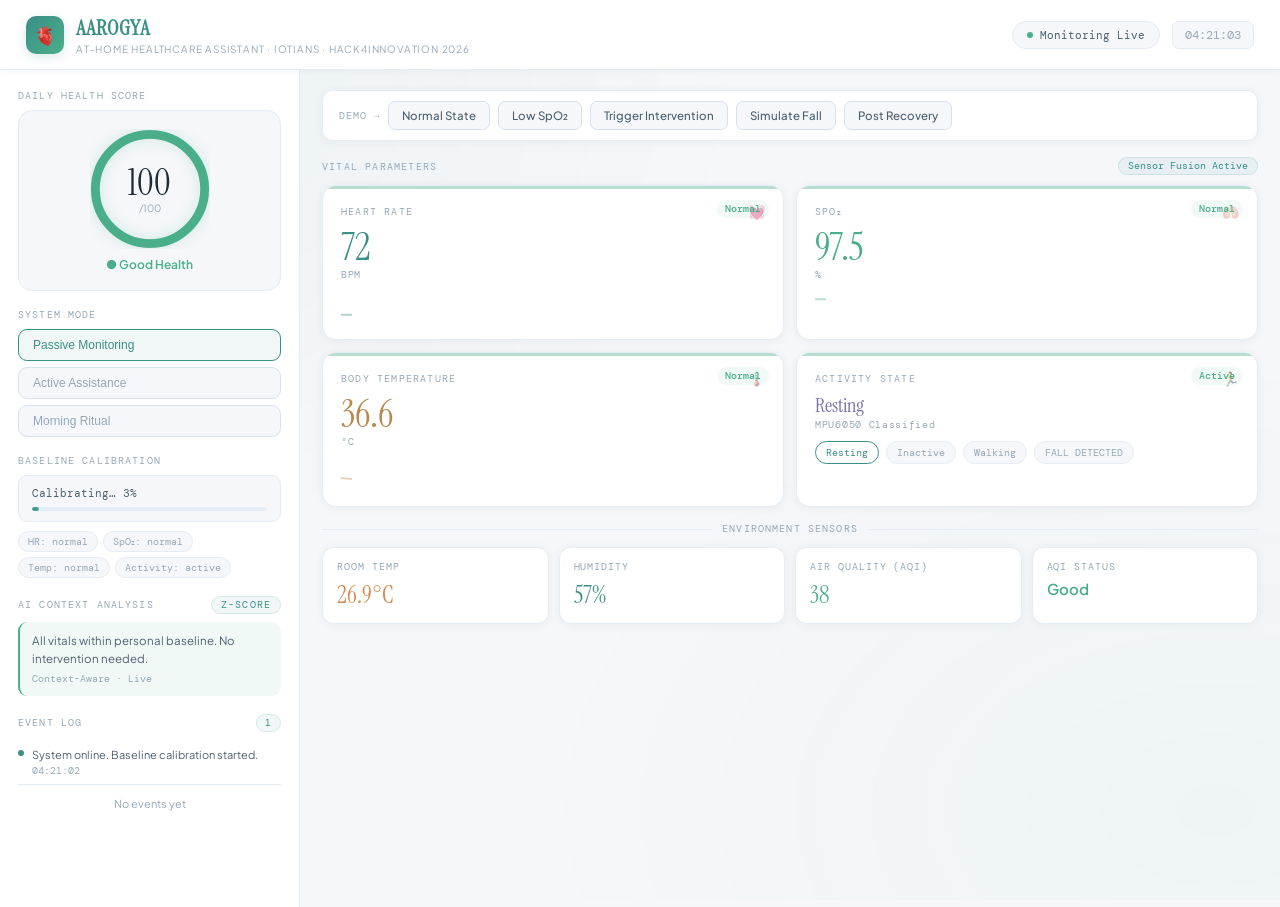
<file: index.html>
<!DOCTYPE html>
<html lang="en">
<head>
<meta charset="UTF-8">
<meta name="viewport" content="width=device-width, initial-scale=1.0">
<title>AAROGYA — Healthcare Assistant</title>
<link href="https://fonts.googleapis.com/css2?family=Instrument+Serif:ital@0;1&family=Plus+Jakarta+Sans:wght@300;400;500;600&family=DM+Mono:wght@400;500&display=swap" rel="stylesheet">
<link rel="stylesheet" href="style.css">
</head>
<body>

<div class="fover" id="fOver"></div>
<div class="fbanner" id="fBanner">⚠ Fall Detected — Emergency Alert Sent</div>

<div class="layout">

  <!-- TOP BAR -->
  <div class="topbar">
    <div class="brand">
      <div class="brand-icon">🫀</div>
      <div>
        <h1>AAROGYA</h1>
        <p>At-Home Healthcare Assistant · IoTians · Hack4Innovation 2026</p>
      </div>
    </div>
    <div class="topbar-right">
      <div class="pill"><div class="dot"></div>Monitoring Live</div>
      <div class="clk" id="clk">--:--:--</div>
    </div>
  </div>

  <!-- LEFT PANEL -->
  <div class="left-panel">

    <!-- Health Score -->
    <div>
      <div class="section-label">Daily Health Score</div>
      <div class="score-wrap">
        <div class="score-ring">
          <svg viewBox="0 0 110 110" width="120" height="120">
            <circle class="r-track" cx="55" cy="55" r="50"/>
            <circle class="r-fill" id="rFill" cx="55" cy="55" r="50"/>
          </svg>
          <div class="score-center">
            <span class="score-num" id="hScore">--</span>
            <span class="score-sub">/100</span>
          </div>
        </div>
        <div class="score-label2" id="sStatus">Calculating…</div>
      </div>
    </div>

    <!-- System Mode -->
    <div>
      <div class="section-label">System Mode</div>
      <div class="mode-chips">
        <button class="mchip active" id="mp">Passive Monitoring</button>
        <button class="mchip" id="ma">Active Assistance</button>
        <button class="mchip" id="mr">Morning Ritual</button>
      </div>
    </div>

    <!-- Baseline -->
    <div>
      <div class="section-label">Baseline Calibration</div>
      <div class="bl-row">
        <div class="bl-label" id="blLbl">Building baseline…</div>
        <div class="bl-bar"><div class="bl-fill" id="blFill" style="width:0%"></div></div>
      </div>
      <div class="z-chips" style="margin-top:9px;">
        <div class="zchip" id="cHR">HR: normal</div>
        <div class="zchip" id="cSP">SpO₂: normal</div>
        <div class="zchip" id="cTM">Temp: normal</div>
        <div class="zchip" id="cAC">Activity: active</div>
      </div>
    </div>

    <!-- AI Analysis -->
    <div>
      <div class="section-label" style="display:flex;align-items:center;justify-content:space-between;">
        AI Context Analysis
        <span class="ai-pill">Z-Score</span>
      </div>
      <div id="aiBox">
        <div class="insight g">All vitals within personal baseline. No intervention needed.<small>Context-Aware · Live</small></div>
      </div>
    </div>

    <!-- Event Log -->
    <div>
      <div class="section-label" style="display:flex;align-items:center;justify-content:space-between;">
        Event Log <span id="aCnt" style="font-size:9.5px;background:var(--pri-lt);color:var(--primary);border:1px solid var(--pri-md);padding:2px 8px;border-radius:20px;font-family:'DM Mono',monospace;">0</span>
      </div>
      <div class="alog" id="aLog">
        <div style="color:var(--muted);font-size:11px;padding:12px 0;text-align:center;">No events yet</div>
      </div>
    </div>

  </div>

  <!-- RIGHT PANEL -->
  <div class="right-panel">

    <!-- Demo Controls -->
    <div class="demo-bar">
      <span class="dlabel">Demo →</span>
      <button class="dbtn" onclick="setScene('normal')">Normal State</button>
      <button class="dbtn a" onclick="setScene('borderline')">Low SpO₂</button>
      <button class="dbtn a" onclick="setScene('intervention')">Trigger Intervention</button>
      <button class="dbtn r" onclick="setScene('fall')">Simulate Fall</button>
      <button class="dbtn" onclick="setScene('recovery')">Post Recovery</button>
    </div>

    <!-- Intervention Banner -->
    <div class="intv" id="intvB">
      <div class="bRing">🌬️</div>
      <div class="intv-txt">
        <h3>Active Assistance — Guided Breathing</h3>
        <p>SpO₂ borderline at 94%. 5-cycle deep breathing initiated before caregiver alert. Rechecking in 2 min.</p>
      </div>
      <button class="intv-close" onclick="document.getElementById('intvB').classList.remove('show')">Dismiss</button>
    </div>

    <!-- Vitals -->
    <div>
      <div class="section-head" style="margin-bottom:10px;">
        <span class="section-head-label">Vital Parameters</span>
        <span class="ai-pill">Sensor Fusion Active</span>
      </div>
      <div class="vitals-grid">

        <div class="vcard normal" id="cHr">
          <div class="vhead"><span class="vname">Heart Rate</span><span class="vicon">💓</span></div>
          <div class="vval" id="vHr" style="color:var(--primary)">--</div>
          <div class="vunit">BPM</div>
          <div class="vtag tn" id="tHr">Normal</div>
          <div class="chart"><svg viewBox="0 0 200 30" preserveAspectRatio="none"><path id="pHr" fill="none" stroke="var(--primary)" stroke-width="1.8" opacity="0.4"/></svg></div>
        </div>

        <div class="vcard normal" id="cSp">
          <div class="vhead"><span class="vname">SpO₂</span><span class="vicon">🫁</span></div>
          <div class="vval" id="vSp" style="color:var(--green)">--</div>
          <div class="vunit">%</div>
          <div class="vtag tn" id="tSp">Normal</div>
          <div class="chart"><svg viewBox="0 0 200 30" preserveAspectRatio="none"><path id="pSp" fill="none" stroke="var(--green)" stroke-width="1.8" opacity="0.4"/></svg></div>
        </div>

        <div class="vcard normal" id="cTp">
          <div class="vhead"><span class="vname">Body Temperature</span><span class="vicon">🌡️</span></div>
          <div class="vval" id="vTp" style="color:var(--amber)">--</div>
          <div class="vunit">°C</div>
          <div class="vtag tn" id="tTp">Normal</div>
          <div class="chart"><svg viewBox="0 0 200 30" preserveAspectRatio="none"><path id="pTp" fill="none" stroke="var(--amber)" stroke-width="1.8" opacity="0.4"/></svg></div>
        </div>

        <!-- Activity -->
        <div class="act-card vcard normal" id="cAct">
          <div class="vhead"><span class="vname">Activity State</span><span class="vicon">🏃</span></div>
          <div class="vval" id="vAct" style="color:#7870B0; font-size:20px; margin-top:4px;">--</div>
          <div class="vunit" style="margin-top:3px;">MPU6050 Classified</div>
          <div class="vtag tn" id="tAct">Active</div>
          <div class="act-states" id="actDots"></div>
        </div>

      </div>
    </div>

    <!-- Environment -->
    <div>
      <div class="divider" style="margin-bottom:12px;">Environment Sensors</div>
      <div class="env-grid">
        <div class="ecard">
          <div class="elbl">Room Temp</div>
          <div class="eval" id="eTemp" style="color:var(--amber)">--°C</div>
        </div>
        <div class="ecard">
          <div class="elbl">Humidity</div>
          <div class="eval" id="eHum" style="color:var(--primary)">--%</div>
        </div>
        <div class="ecard">
          <div class="elbl">Air Quality (AQI)</div>
          <div class="eval" id="eAir" style="color:var(--green)">--</div>
        </div>
        <div class="ecard">
          <div class="elbl">AQI Status</div>
          <div class="eval" id="eAqi" style="font-size:15px;margin-top:4px;font-family:'Plus Jakarta Sans';font-weight:600;color:var(--green)">--</div>
        </div>
      </div>
    </div>

  </div><!-- end right-panel -->

</div><!-- end layout -->

<script src="script.js"></script>
</body>
</html>
</file>
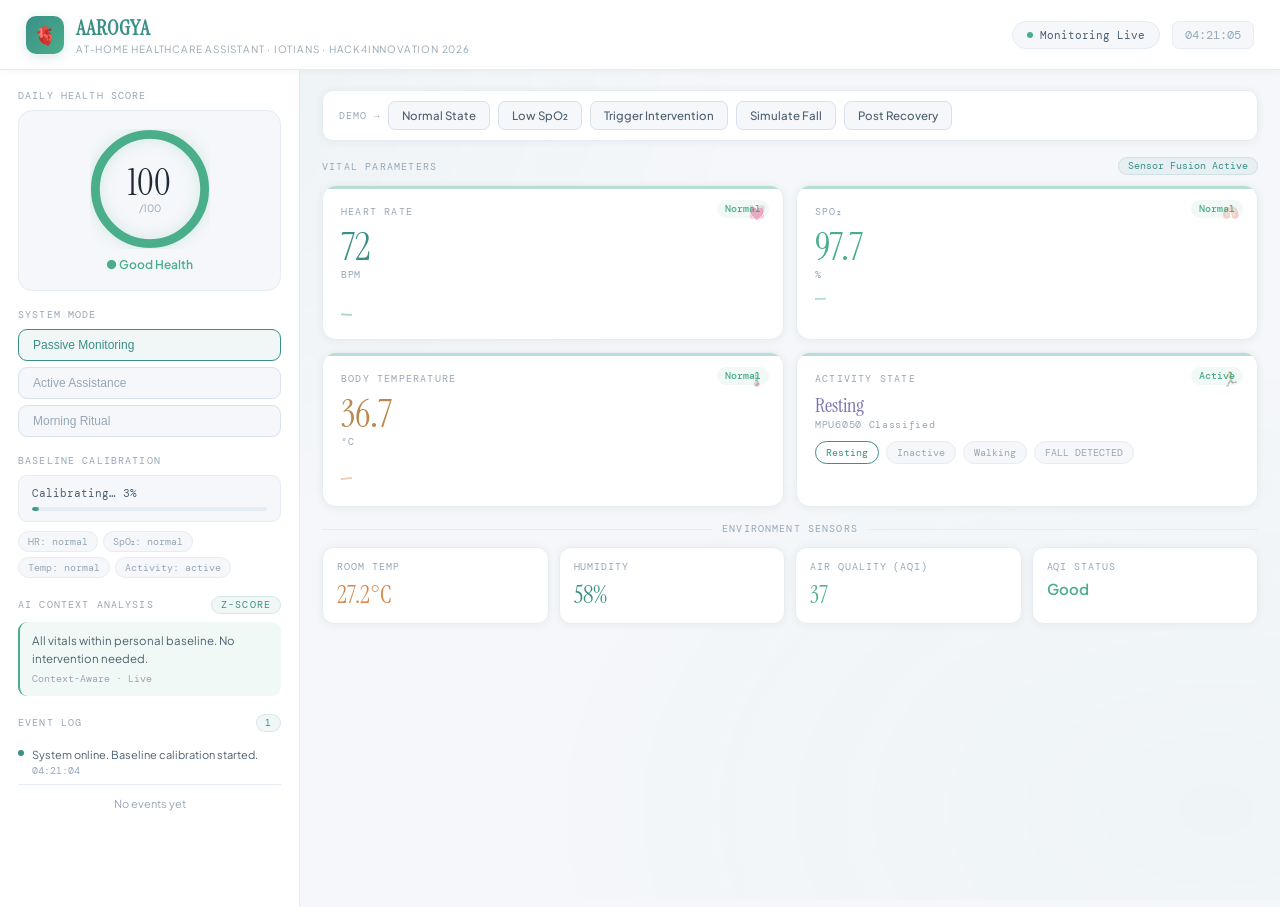
<file: aarogya_v3.html>
<!DOCTYPE html>
<html lang="en">
<head>
<meta charset="UTF-8">
<meta name="viewport" content="width=device-width, initial-scale=1.0">
<title>AAROGYA — Healthcare Assistant</title>
<link href="https://fonts.googleapis.com/css2?family=Instrument+Serif:ital@0;1&family=Plus+Jakarta+Sans:wght@300;400;500;600&family=DM+Mono:wght@400;500&display=swap" rel="stylesheet">
<style>
  :root {
    --bg:       #F5F7FA;
    --surface:  #FFFFFF;
    --border:   #E6ECF3;
    --border2:  #D8E2EE;
    --primary:  #3A8F87;
    --pri-lt:   rgba(58,143,135,0.07);
    --pri-md:   rgba(58,143,135,0.15);
    --green:    #4BAE8A;
    --grn-lt:   rgba(75,174,138,0.08);
    --amber:    #D4874A;
    --amb-lt:   rgba(212,135,74,0.08);
    --red:      #C95F4A;
    --red-lt:   rgba(201,95,74,0.08);
    --text:     #1C2B37;
    --text2:    #4D6070;
    --muted:    #96A8B8;
    --sh:       0 1px 10px rgba(28,43,55,0.06);
    --sh2:      0 4px 22px rgba(28,43,55,0.09);
  }

  * { margin:0; padding:0; box-sizing:border-box; }

  body {
    background: var(--bg);
    color: var(--text);
    font-family: 'Plus Jakarta Sans', sans-serif;
    min-height: 100vh;
    font-size: 13px;
  }

  /* subtle bg texture */
  body::before {
    content:''; position:fixed; inset:0; pointer-events:none;
    background:
      radial-gradient(ellipse at 5% 10%, rgba(58,143,135,0.045) 0%, transparent 40%),
      radial-gradient(ellipse at 95% 90%, rgba(75,174,138,0.035) 0%, transparent 40%);
  }

  /* ── LAYOUT: fixed left sidebar + scrollable right ── */
  .layout {
    display: grid;
    grid-template-columns: 300px 1fr;
    grid-template-rows: auto 1fr;
    min-height: 100vh;
    position: relative;
  }

  /* HEADER spans full width */
  .topbar {
    grid-column: 1 / -1;
    background: var(--surface);
    border-bottom: 1px solid var(--border);
    padding: 14px 26px;
    display: flex;
    align-items: center;
    justify-content: space-between;
    box-shadow: 0 1px 8px rgba(28,43,55,0.05);
    position: sticky; top: 0; z-index: 50;
  }

  .brand { display:flex; align-items:center; gap:12px; }

  .brand-icon {
    width:38px; height:38px;
    background: linear-gradient(135deg, var(--primary) 0%, var(--green) 100%);
    border-radius:10px;
    display:flex; align-items:center; justify-content:center;
    font-size:18px;
    box-shadow: 0 3px 12px rgba(58,143,135,0.2);
  }

  .brand h1 {
    font-family:'Instrument Serif', serif;
    font-size:21px; color:var(--primary); letter-spacing:0.03em;
  }

  .brand p { font-size:10px; color:var(--muted); letter-spacing:0.08em; text-transform:uppercase; margin-top:1px; }

  .topbar-right { display:flex; align-items:center; gap:12px; }

  .pill {
    display:flex; align-items:center; gap:7px;
    background:var(--bg); border:1px solid var(--border);
    border-radius:20px; padding:6px 14px;
    font-size:11px; font-family:'DM Mono',monospace; color:var(--text2);
  }

  .dot {
    width:6px; height:6px; border-radius:50%;
    background:var(--green);
    animation:glow 2.5s infinite;
  }

  @keyframes glow {
    0%,100%{ box-shadow:0 0 0 0 rgba(75,174,138,0.5); }
    50%{ box-shadow:0 0 0 4px rgba(75,174,138,0); }
  }

  .clk {
    font-family:'DM Mono',monospace; font-size:12px; color:var(--muted);
    background:var(--bg); border:1px solid var(--border);
    padding:5px 12px; border-radius:7px;
  }

  /* ── LEFT PANEL ── */
  .left-panel {
    background: var(--surface);
    border-right: 1px solid var(--border);
    padding: 20px 18px;
    display: flex;
    flex-direction: column;
    gap: 18px;
    overflow-y: auto;
    height: calc(100vh - 63px);
    position: sticky;
    top: 63px;
  }

  .section-label {
    font-size:9.5px; text-transform:uppercase;
    letter-spacing:0.12em; color:var(--muted);
    font-family:'DM Mono',monospace;
    margin-bottom:8px;
  }

  /* Health Score */
  .score-wrap {
    display:flex; flex-direction:column; align-items:center; gap:8px;
    padding:18px 12px;
    background:var(--bg); border-radius:14px;
    border:1px solid var(--border);
  }

  .score-ring { position:relative; width:120px; height:120px; }
  .score-ring svg { transform:rotate(-90deg); }
  .r-track { fill:none; stroke:var(--border); stroke-width:8; }
  .r-fill {
    fill:none; stroke:var(--green); stroke-width:8;
    stroke-linecap:round; stroke-dasharray:314; stroke-dashoffset:78;
    transition:stroke-dashoffset 0.9s ease, stroke 0.4s ease;
    filter:drop-shadow(0 0 6px rgba(75,174,138,0.25));
  }
  .score-center {
    position:absolute; inset:0;
    display:flex; flex-direction:column; align-items:center; justify-content:center;
  }
  .score-num { font-family:'Instrument Serif',serif; font-size:36px; color:var(--text); line-height:1; }
  .score-sub { font-size:10px; color:var(--muted); margin-top:1px; }
  .score-label2 { font-size:12px; font-weight:600; color:var(--green); }

  /* Mode */
  .mode-chips { display:flex; flex-direction:column; gap:6px; }

  .mchip {
    padding:8px 14px; border-radius:9px; font-size:12px; font-weight:500;
    border:1px solid var(--border2); background:var(--bg);
    color:var(--muted); cursor:pointer; transition:all 0.3s ease;
    text-align:left;
  }
  .mchip.active { background:var(--pri-lt); border-color:var(--primary); color:var(--primary); }

  /* Baseline */
  .bl-row {
    background:var(--bg); border:1px solid var(--border);
    border-radius:9px; padding:10px 13px;
    display:flex; flex-direction:column; gap:7px;
  }
  .bl-label { font-size:11px; color:var(--text2); font-family:'DM Mono',monospace; }
  .bl-bar { height:4px; background:var(--border); border-radius:2px; overflow:hidden; }
  .bl-fill { height:100%; background:linear-gradient(90deg,var(--primary),var(--green)); border-radius:2px; transition:width 0.5s ease; }

  /* Z chips */
  .z-chips { display:flex; flex-wrap:wrap; gap:5px; }

  .zchip {
    font-size:10px; font-family:'DM Mono',monospace;
    padding:3px 9px; border-radius:20px;
    border:1px solid var(--border); background:var(--bg);
    color:var(--muted); transition:all 0.4s;
  }
  .zchip.flagged { background:var(--amb-lt); border-color:var(--amber); color:var(--amber); }

  /* AI Insights */
  .insight {
    padding:10px 12px; background:var(--bg); border-radius:9px;
    border-left:2.5px solid var(--primary);
    font-size:11.5px; line-height:1.55; color:var(--text2);
    transition:border-color 0.4s;
  }
  .insight.g { border-left-color:var(--green); background:var(--grn-lt); }
  .insight.w { border-left-color:var(--amber); background:var(--amb-lt); }
  .insight.d { border-left-color:var(--red); background:var(--red-lt); }
  .insight small { display:block; font-size:9.5px; color:var(--muted); margin-top:4px; font-family:'DM Mono',monospace; }

  /* Alert Log */
  .alog { max-height:150px; overflow-y:auto; }
  .alog::-webkit-scrollbar { width:2px; }
  .alog::-webkit-scrollbar-thumb { background:var(--border2); border-radius:2px; }

  .aitem { display:flex; gap:8px; padding:7px 0; border-bottom:1px solid var(--border); animation:aIn 0.3s ease; }
  @keyframes aIn { from{opacity:0;transform:translateX(-4px)} to{opacity:1;transform:translateX(0)} }
  .adot { width:6px; height:6px; border-radius:50%; margin-top:3px; flex-shrink:0; }
  .adot.info { background:var(--primary); }
  .adot.warn { background:var(--amber); }
  .adot.emergency { background:var(--red); animation:glow 1s infinite; }
  .adot.ok { background:var(--green); }
  .atext { font-size:11px; line-height:1.4; color:var(--text2); }
  .atime { font-size:9.5px; color:var(--muted); font-family:'DM Mono',monospace; margin-top:2px; }

  /* ── RIGHT PANEL ── */
  .right-panel {
    padding: 20px 22px;
    overflow-y: auto;
    display: flex;
    flex-direction: column;
    gap: 16px;
  }

  /* Demo bar */
  .demo-bar {
    background:var(--surface); border:1px solid var(--border);
    border-radius:11px; padding:10px 16px;
    display:flex; align-items:center; gap:8px; flex-wrap:wrap;
    box-shadow:var(--sh);
  }
  .dlabel { font-size:9.5px; color:var(--muted); text-transform:uppercase; letter-spacing:0.1em; font-family:'DM Mono',monospace; }
  .dbtn {
    padding:6px 13px; border-radius:7px; font-size:11.5px; font-weight:500;
    border:1px solid var(--border2); background:var(--bg); color:var(--text2);
    cursor:pointer; font-family:'Plus Jakarta Sans',sans-serif;
    transition:all 0.25s ease;
  }
  .dbtn:hover { background:var(--pri-lt); border-color:var(--primary); color:var(--primary); transform:translateY(-1px); }
  .dbtn.r:hover { background:var(--red-lt); border-color:var(--red); color:var(--red); }
  .dbtn.a:hover { background:var(--amb-lt); border-color:var(--amber); color:var(--amber); }

  /* Intervention banner */
  .intv {
    display:none;
    background:linear-gradient(135deg,rgba(58,143,135,0.055),rgba(75,174,138,0.04));
    border:1px solid rgba(58,143,135,0.2);
    border-radius:12px; padding:13px 18px;
    align-items:center; gap:14px;
    animation:bIn 0.4s ease;
    box-shadow:0 2px 14px rgba(58,143,135,0.07);
  }
  .intv.show { display:flex; }
  @keyframes bIn { from{opacity:0;transform:translateY(-6px)} to{opacity:1;transform:translateY(0)} }

  .bRing {
    width:40px; height:40px; border-radius:50%;
    border:2px solid var(--primary); flex-shrink:0;
    display:flex; align-items:center; justify-content:center; font-size:16px;
    animation:bR 4s infinite ease-in-out;
  }
  @keyframes bR {
    0%,100%{ transform:scale(0.9); box-shadow:0 0 0 0 rgba(58,143,135,0.25); }
    50%{ transform:scale(1.08); box-shadow:0 0 0 7px rgba(58,143,135,0); }
  }
  .intv-txt h3 { font-size:13px; font-weight:600; color:var(--primary); margin-bottom:3px; }
  .intv-txt p { font-size:11.5px; color:var(--text2); line-height:1.5; }
  .intv-close {
    margin-left:auto; background:none; border:1px solid var(--border2);
    color:var(--muted); padding:5px 12px; border-radius:7px;
    font-size:11px; cursor:pointer; font-family:'DM Mono',monospace;
    transition:all 0.2s;
  }
  .intv-close:hover { border-color:var(--primary); color:var(--primary); }

  /* VITALS SECTION HEADER */
  .section-head {
    display:flex; align-items:center; justify-content:space-between;
    margin-bottom:2px;
  }
  .section-head-label { font-size:10px; text-transform:uppercase; letter-spacing:0.12em; color:var(--muted); font-family:'DM Mono',monospace; }
  .ai-pill {
    font-size:9.5px; background:var(--pri-lt); color:var(--primary);
    border:1px solid var(--pri-md); padding:2px 9px;
    border-radius:20px; font-family:'DM Mono',monospace;
  }

  /* VITALS GRID — 2 columns on right panel */
  .vitals-grid {
    display:grid;
    grid-template-columns:1fr 1fr;
    gap:12px;
  }

  .vcard {
    background:var(--surface); border:1px solid var(--border);
    border-radius:14px; padding:16px 18px;
    position:relative; overflow:hidden;
    box-shadow:var(--sh); transition:box-shadow 0.4s, border-color 0.4s;
  }
  .vcard:hover { box-shadow:var(--sh2); }

  .vcard::before {
    content:''; position:absolute; top:0; left:0; right:0; height:2.5px;
    border-radius:14px 14px 0 0;
    background:var(--green); opacity:0.4;
    transition:background 0.4s, opacity 0.4s;
  }
  .vcard.warn { border-color:rgba(212,135,74,0.22); }
  .vcard.warn::before { background:var(--amber); opacity:0.7; }
  .vcard.danger { border-color:rgba(201,95,74,0.22); }
  .vcard.danger::before { background:var(--red); opacity:0.9; }

  .vhead { display:flex; align-items:center; justify-content:space-between; margin-bottom:8px; }
  .vname { font-size:10px; text-transform:uppercase; letter-spacing:0.12em; color:var(--muted); font-family:'DM Mono',monospace; }
  .vicon { font-size:14px; opacity:0.5; }

  .vval { font-family:'Instrument Serif',serif; font-size:38px; line-height:1; transition:color 0.4s; }
  .vunit { font-size:10px; color:var(--muted); font-family:'DM Mono',monospace; letter-spacing:0.07em; margin-top:2px; }

  .vtag {
    position:absolute; top:14px; right:14px;
    font-size:9.5px; padding:3px 8px; border-radius:20px;
    font-family:'DM Mono',monospace; font-weight:500;
  }
  .tn { background:var(--grn-lt); color:var(--green); }
  .tw { background:var(--amb-lt); color:var(--amber); }
  .td { background:var(--red-lt); color:var(--red); }

  .chart { margin-top:12px; height:30px; }
  .chart svg { width:100%; height:100%; overflow:visible; }

  /* Environment row */
  .env-grid {
    display:grid; grid-template-columns:repeat(4,1fr); gap:10px;
  }

  .ecard {
    background:var(--surface); border:1px solid var(--border);
    border-radius:12px; padding:13px 14px;
    box-shadow:var(--sh);
  }
  .elbl { font-size:9.5px; text-transform:uppercase; letter-spacing:0.1em; color:var(--muted); font-family:'DM Mono',monospace; margin-bottom:6px; }
  .eval { font-family:'Instrument Serif',serif; font-size:24px; transition:color 0.4s; }

  /* Activity card */
  .act-card {
    background:var(--surface); border:1px solid var(--border);
    border-radius:14px; padding:16px 18px;
    box-shadow:var(--sh);
  }

  .act-states { display:flex; gap:7px; flex-wrap:wrap; margin-top:10px; }

  .astate {
    font-size:10px; font-family:'DM Mono',monospace;
    padding:4px 10px; border-radius:20px;
    border:1px solid var(--border); background:var(--bg);
    color:var(--muted); transition:all 0.4s ease;
  }

  /* Fall overlay */
  .fover {
    display:none; position:fixed; inset:0;
    background:rgba(201,95,74,0.035);
    border:3px solid var(--red);
    z-index:100; pointer-events:none;
    animation:fP 0.55s infinite;
  }
  .fover.show { display:block; }
  @keyframes fP { 0%,100%{opacity:1}50%{opacity:0.3} }

  .fbanner {
    display:none; position:fixed;
    top:20px; left:50%; transform:translateX(-50%);
    background:var(--red); color:white;
    padding:12px 32px; border-radius:11px;
    font-weight:700; font-size:14px; letter-spacing:0.03em;
    z-index:101; box-shadow:0 8px 30px rgba(201,95,74,0.35);
  }
  .fbanner.show { display:block; animation:bD 0.3s ease; }
  @keyframes bD { from{transform:translateX(-50%) translateY(-16px);opacity:0} to{transform:translateX(-50%) translateY(0);opacity:1} }

  /* Divider label */
  .divider {
    font-size:9.5px; text-transform:uppercase; letter-spacing:0.12em;
    color:var(--muted); font-family:'DM Mono',monospace;
    display:flex; align-items:center; gap:10px;
  }
  .divider::before,.divider::after { content:''; flex:1; height:1px; background:var(--border); }

  @media(max-width:860px){
    .layout{grid-template-columns:1fr;}
    .left-panel{position:relative;height:auto;top:0;}
    .vitals-grid{grid-template-columns:1fr;}
    .env-grid{grid-template-columns:repeat(2,1fr);}
  }
</style>
</head>
<body>

<div class="fover" id="fOver"></div>
<div class="fbanner" id="fBanner">⚠ Fall Detected — Emergency Alert Sent</div>

<div class="layout">

  <!-- TOP BAR -->
  <div class="topbar">
    <div class="brand">
      <div class="brand-icon">🫀</div>
      <div>
        <h1>AAROGYA</h1>
        <p>At-Home Healthcare Assistant · IoTians · Hack4Innovation 2026</p>
      </div>
    </div>
    <div class="topbar-right">
      <div class="pill"><div class="dot"></div>Monitoring Live</div>
      <div class="clk" id="clk">--:--:--</div>
    </div>
  </div>

  <!-- LEFT PANEL -->
  <div class="left-panel">

    <!-- Health Score -->
    <div>
      <div class="section-label">Daily Health Score</div>
      <div class="score-wrap">
        <div class="score-ring">
          <svg viewBox="0 0 110 110" width="120" height="120">
            <circle class="r-track" cx="55" cy="55" r="50"/>
            <circle class="r-fill" id="rFill" cx="55" cy="55" r="50"/>
          </svg>
          <div class="score-center">
            <span class="score-num" id="hScore">--</span>
            <span class="score-sub">/100</span>
          </div>
        </div>
        <div class="score-label2" id="sStatus">Calculating…</div>
      </div>
    </div>

    <!-- System Mode -->
    <div>
      <div class="section-label">System Mode</div>
      <div class="mode-chips">
        <button class="mchip active" id="mp">Passive Monitoring</button>
        <button class="mchip" id="ma">Active Assistance</button>
        <button class="mchip" id="mr">Morning Ritual</button>
      </div>
    </div>

    <!-- Baseline -->
    <div>
      <div class="section-label">Baseline Calibration</div>
      <div class="bl-row">
        <div class="bl-label" id="blLbl">Building baseline…</div>
        <div class="bl-bar"><div class="bl-fill" id="blFill" style="width:0%"></div></div>
      </div>
      <div class="z-chips" style="margin-top:9px;">
        <div class="zchip" id="cHR">HR: normal</div>
        <div class="zchip" id="cSP">SpO₂: normal</div>
        <div class="zchip" id="cTM">Temp: normal</div>
        <div class="zchip" id="cAC">Activity: active</div>
      </div>
    </div>

    <!-- AI Analysis -->
    <div>
      <div class="section-label" style="display:flex;align-items:center;justify-content:space-between;">
        AI Context Analysis
        <span class="ai-pill">Z-Score</span>
      </div>
      <div id="aiBox">
        <div class="insight g">All vitals within personal baseline. No intervention needed.<small>Context-Aware · Live</small></div>
      </div>
    </div>

    <!-- Event Log -->
    <div>
      <div class="section-label" style="display:flex;align-items:center;justify-content:space-between;">
        Event Log <span id="aCnt" style="font-size:9.5px;background:var(--pri-lt);color:var(--primary);border:1px solid var(--pri-md);padding:2px 8px;border-radius:20px;font-family:'DM Mono',monospace;">0</span>
      </div>
      <div class="alog" id="aLog">
        <div style="color:var(--muted);font-size:11px;padding:12px 0;text-align:center;">No events yet</div>
      </div>
    </div>

  </div>

  <!-- RIGHT PANEL -->
  <div class="right-panel">

    <!-- Demo Controls -->
    <div class="demo-bar">
      <span class="dlabel">Demo →</span>
      <button class="dbtn" onclick="setScene('normal')">Normal State</button>
      <button class="dbtn a" onclick="setScene('borderline')">Low SpO₂</button>
      <button class="dbtn a" onclick="setScene('intervention')">Trigger Intervention</button>
      <button class="dbtn r" onclick="setScene('fall')">Simulate Fall</button>
      <button class="dbtn" onclick="setScene('recovery')">Post Recovery</button>
    </div>

    <!-- Intervention Banner -->
    <div class="intv" id="intvB">
      <div class="bRing">🌬️</div>
      <div class="intv-txt">
        <h3>Active Assistance — Guided Breathing</h3>
        <p>SpO₂ borderline at 94%. 5-cycle deep breathing initiated before caregiver alert. Rechecking in 2 min.</p>
      </div>
      <button class="intv-close" onclick="document.getElementById('intvB').classList.remove('show')">Dismiss</button>
    </div>

    <!-- Vitals -->
    <div>
      <div class="section-head" style="margin-bottom:10px;">
        <span class="section-head-label">Vital Parameters</span>
        <span class="ai-pill">Sensor Fusion Active</span>
      </div>
      <div class="vitals-grid">

        <div class="vcard normal" id="cHr">
          <div class="vhead"><span class="vname">Heart Rate</span><span class="vicon">💓</span></div>
          <div class="vval" id="vHr" style="color:var(--primary)">--</div>
          <div class="vunit">BPM</div>
          <div class="vtag tn" id="tHr">Normal</div>
          <div class="chart"><svg viewBox="0 0 200 30" preserveAspectRatio="none"><path id="pHr" fill="none" stroke="var(--primary)" stroke-width="1.8" opacity="0.4"/></svg></div>
        </div>

        <div class="vcard normal" id="cSp">
          <div class="vhead"><span class="vname">SpO₂</span><span class="vicon">🫁</span></div>
          <div class="vval" id="vSp" style="color:var(--green)">--</div>
          <div class="vunit">%</div>
          <div class="vtag tn" id="tSp">Normal</div>
          <div class="chart"><svg viewBox="0 0 200 30" preserveAspectRatio="none"><path id="pSp" fill="none" stroke="var(--green)" stroke-width="1.8" opacity="0.4"/></svg></div>
        </div>

        <div class="vcard normal" id="cTp">
          <div class="vhead"><span class="vname">Body Temperature</span><span class="vicon">🌡️</span></div>
          <div class="vval" id="vTp" style="color:var(--amber)">--</div>
          <div class="vunit">°C</div>
          <div class="vtag tn" id="tTp">Normal</div>
          <div class="chart"><svg viewBox="0 0 200 30" preserveAspectRatio="none"><path id="pTp" fill="none" stroke="var(--amber)" stroke-width="1.8" opacity="0.4"/></svg></div>
        </div>

        <!-- Activity -->
        <div class="act-card vcard normal" id="cAct">
          <div class="vhead"><span class="vname">Activity State</span><span class="vicon">🏃</span></div>
          <div class="vval" id="vAct" style="color:#7870B0; font-size:20px; margin-top:4px;">--</div>
          <div class="vunit" style="margin-top:3px;">MPU6050 Classified</div>
          <div class="vtag tn" id="tAct">Active</div>
          <div class="act-states" id="actDots"></div>
        </div>

      </div>
    </div>

    <!-- Environment -->
    <div>
      <div class="divider" style="margin-bottom:12px;">Environment Sensors</div>
      <div class="env-grid">
        <div class="ecard">
          <div class="elbl">Room Temp</div>
          <div class="eval" id="eTemp" style="color:var(--amber)">--°C</div>
        </div>
        <div class="ecard">
          <div class="elbl">Humidity</div>
          <div class="eval" id="eHum" style="color:var(--primary)">--%</div>
        </div>
        <div class="ecard">
          <div class="elbl">Air Quality (AQI)</div>
          <div class="eval" id="eAir" style="color:var(--green)">--</div>
        </div>
        <div class="ecard">
          <div class="elbl">AQI Status</div>
          <div class="eval" id="eAqi" style="font-size:15px;margin-top:4px;font-family:'Plus Jakarta Sans';font-weight:600;color:var(--green)">--</div>
        </div>
      </div>
    </div>

  </div><!-- end right-panel -->

</div><!-- end layout -->

<script>
  let scene='normal', tick=0, blProg=0, blReady=false;
  const bHR={mean:74,std:4}, bSP={mean:97.5,std:0.8};
  let evtCnt=0, fTmr=null;
  const hist={hr:[],sp:[],tp:[]}, MH=40;

  // Clock
  setInterval(()=>{ document.getElementById('clk').textContent=new Date().toLocaleTimeString('en-IN',{hour12:false}); },1000);

  function data(){
    const n=()=>(Math.random()-0.5)*2, t=tick;
    const m={
      normal:      {hr:Math.round(72+4*Math.sin(t/15)+n()),  sp:+((97.5+0.4*Math.sin(t/20)+n()*0.2).toFixed(1)), tp:+((36.6+n()*0.08).toFixed(1)), act:'Resting',       rt:+((27+n()*0.3).toFixed(1)), hm:Math.round(58+n()*2), aq:Math.round(38+n()*3)},
      borderline:  {hr:Math.round(88+n()*3),                 sp:+((94.5+n()*0.3).toFixed(1)),                    tp:+((36.8+n()*0.1).toFixed(1)),  act:'Inactive',      rt:+((29+n()*0.3).toFixed(1)), hm:Math.round(65+n()*2), aq:Math.round(63+n()*4)},
      intervention:{hr:Math.round(82+n()*3),                 sp:+((94+(tick%20)*0.08+n()*0.2).toFixed(1)),        tp:+((36.9+n()*0.1).toFixed(1)),  act:'Resting',       rt:+((29+n()*0.3).toFixed(1)), hm:Math.round(63+n()*2), aq:Math.round(58+n()*3)},
      fall:        {hr:Math.round(118+n()*5),                sp:+((95+n()*0.4).toFixed(1)),                       tp:+((36.7+n()*0.1).toFixed(1)),  act:'FALL DETECTED', rt:+((27+n()*0.3).toFixed(1)), hm:Math.round(60+n()*2), aq:Math.round(42+n()*3)},
      recovery:    {hr:Math.round(76+n()*3),                 sp:+((97.2+n()*0.2).toFixed(1)),                     tp:+((36.6+n()*0.08).toFixed(1)), act:'Resting',       rt:+((27+n()*0.3).toFixed(1)), hm:Math.round(58+n()*2), aq:Math.round(36+n()*3)}
    };
    return m[scene]||m.normal;
  }

  function calcScore(d){
    let s=100;
    if(d.sp<95)s-=(95-d.sp)*8;if(d.hr>100)s-=(d.hr-100)*1.5;if(d.hr<55)s-=(55-d.hr)*2;
    if(d.tp>37.5)s-=(d.tp-37.5)*15;if(d.aq>60)s-=(d.aq-60)*0.5;
    if(d.act==='Inactive')s-=8;if(d.act==='FALL DETECTED')s-=40;
    return Math.max(0,Math.min(100,Math.round(s)));
  }

  function z(v,b){return Math.abs((v-b.mean)/b.std);}

  function bezier(arr,mn,mx,W,H){
    if(arr.length<2)return'';
    const p=arr.map((v,i)=>({x:(i/(MH-1))*W,y:H-Math.max(1,Math.min(H-1,((v-mn)/(mx-mn))*H))}));
    let d=`M ${p[0].x} ${p[0].y}`;
    for(let i=1;i<p.length;i++){const cx=(p[i-1].x+p[i].x)/2;d+=` C ${cx} ${p[i-1].y}, ${cx} ${p[i].y}, ${p[i].x} ${p[i].y}`;}
    return d;
  }

  function addEvt(type,msg){
    evtCnt++;
    document.getElementById('aCnt').textContent=evtCnt;
    const log=document.getElementById('aLog');
    const now=new Date().toLocaleTimeString('en-IN',{hour12:false});
    const el=document.createElement('div');el.className='aitem';
    el.innerHTML=`<div class="adot ${type}"></div><div><div class="atext">${msg}</div><div class="atime">${now}</div></div>`;
    if(log.firstChild?.textContent?.includes('No events'))log.innerHTML='';
    log.insertBefore(el,log.firstChild);
  }

  function setMode(m){
    ['mp','ma','mr'].forEach(id=>document.getElementById(id).classList.remove('active'));
    document.getElementById({passive:'mp',active:'ma',ritual:'mr'}[m])?.classList.add('active');
  }

  function setScene(s){
    scene=s;
    document.getElementById('intvB').classList.remove('show');
    document.getElementById('fOver').classList.remove('show');
    document.getElementById('fBanner').classList.remove('show');
    if(fTmr){clearTimeout(fTmr);fTmr=null;}
    if(s==='borderline')addEvt('warn','SpO₂ borderline (94%). Monitoring activity context.');
    if(s==='intervention'){document.getElementById('intvB').classList.add('show');setMode('active');addEvt('warn','Active Assistance initiated. Guided breathing started.');}
    if(s==='fall'){document.getElementById('fOver').classList.add('show');document.getElementById('fBanner').classList.add('show');addEvt('emergency','⚠ FALL DETECTED — Alert sent via WhatsApp.');fTmr=setTimeout(()=>{document.getElementById('fOver').classList.remove('show');document.getElementById('fBanner').classList.remove('show');},6000);}
    if(s==='recovery'){setMode('passive');addEvt('ok','SpO₂ recovered to 97%. Alert suppressed.');}
    if(s==='normal')setMode('passive');
  }

  function aiInsights(d){
    const b=document.getElementById('aiBox');
    if(d.act==='FALL DETECTED'){b.innerHTML=`<div class="insight d">Fall confirmed by MPU6050. Sudden acceleration spike, no movement after. Emergency triggered.<small>Fall Detection · High Confidence</small></div>`;return;}
    if(d.sp<95&&scene==='intervention'){b.innerHTML=`<div class="insight w">SpO₂ ${d.sp}%. Z-score: ${z(d.sp,bSP).toFixed(2)}σ from baseline. Breathing assistance active.<small>Baseline Active · Sensor Fusion</small></div>`;return;}
    if(d.sp<95){b.innerHTML=`<div class="insight w">SpO₂ ${d.sp}% borderline. Activity: ${d.act}. Z: ${z(d.sp,bSP).toFixed(2)}σ. Monitoring before alert.<small>Context-Aware Analysis</small></div>`;return;}
    if(scene==='recovery'){b.innerHTML=`<div class="insight g">SpO₂ recovered to ${d.sp}% post-intervention. False alert avoided. Closed-loop complete.<small>Closed-Loop Verified</small></div>`;return;}
    b.innerHTML=`<div class="insight g">Vitals normal. HR: ${z(d.hr,bHR).toFixed(2)}σ · SpO₂: ${z(d.sp,bSP).toFixed(2)}σ from baseline. No anomaly.<small>Z-Score Detection Active</small></div>`;
  }

  function actDots(act){
    const states=['Resting','Inactive','Walking','FALL DETECTED'];
    const cols={'Resting':'var(--primary)','Inactive':'var(--amber)','Walking':'var(--green)','FALL DETECTED':'var(--red)'};
    document.getElementById('actDots').innerHTML=states.map(s=>`<div class="astate" style="background:${s===act?cols[s]+'12':'var(--bg)'};border-color:${s===act?cols[s]:'var(--border)'};color:${s===act?cols[s]:'var(--muted)'};">${s}</div>`).join('');
  }

  function update(){
    tick++;
    if(!blReady){
      blProg=Math.min(100,blProg+1.5);
      document.getElementById('blFill').style.width=blProg+'%';
      document.getElementById('blLbl').textContent=blProg<100?`Calibrating… ${Math.round(blProg)}%`:'Baseline Ready ✓';
      if(blProg>=100){blReady=true;addEvt('info','Personalized baseline ready. AI anomaly detection active.');}
    }

    const d=data();
    hist.hr.push(d.hr);hist.sp.push(d.sp);hist.tp.push(d.tp);
    if(hist.hr.length>MH){hist.hr.shift();hist.sp.shift();hist.tp.shift();}

    // Score
    const sc=calcScore(d);
    document.getElementById('hScore').textContent=sc;
    const C=314;
    document.getElementById('rFill').style.strokeDashoffset=C-(sc/100)*C;
    const scol=sc>=80?'var(--green)':sc>=60?'var(--amber)':'var(--red)';
    document.getElementById('rFill').style.stroke=scol;
    document.getElementById('sStatus').textContent=sc>=80?'● Good Health':sc>=60?'● Needs Attention':'● Critical';
    document.getElementById('sStatus').style.color=scol;

    // HR
    const hc=d.hr>100?'var(--red)':d.hr>90?'var(--amber)':'var(--primary)';
    document.getElementById('vHr').textContent=d.hr;
    document.getElementById('vHr').style.color=hc;
    document.getElementById('cHr').className='vcard '+(d.hr>100?'danger':d.hr>90?'warn':'normal');
    const th=document.getElementById('tHr');
    th.textContent=d.hr>100?'High':d.hr>90?'Elevated':'Normal';
    th.className='vtag '+(d.hr>100?'td':d.hr>90?'tw':'tn');

    // SpO2
    const sc2=d.sp<93?'var(--red)':d.sp<95?'var(--amber)':'var(--green)';
    document.getElementById('vSp').textContent=d.sp.toFixed(1);
    document.getElementById('vSp').style.color=sc2;
    document.getElementById('cSp').className='vcard '+(d.sp<93?'danger':d.sp<95?'warn':'normal');
    const ts=document.getElementById('tSp');
    ts.textContent=d.sp<93?'Critical':d.sp<95?'Low':'Normal';
    ts.className='vtag '+(d.sp<93?'td':d.sp<95?'tw':'tn');

    // Temp
    const tc=d.tp>37.5?'var(--red)':d.tp>37.2?'var(--amber)':'#B8874A';
    document.getElementById('vTp').textContent=d.tp.toFixed(1);
    document.getElementById('vTp').style.color=tc;
    document.getElementById('cTp').className='vcard '+(d.tp>37.5?'danger':d.tp>37.2?'warn':'normal');
    const tt=document.getElementById('tTp');
    tt.textContent=d.tp>37.5?'Fever':d.tp>37.2?'Elevated':'Normal';
    tt.className='vtag '+(d.tp>37.5?'td':d.tp>37.2?'tw':'tn');

    // Activity
    const ac=d.act==='FALL DETECTED'?'var(--red)':d.act==='Inactive'?'var(--amber)':d.act==='Walking'?'var(--green)':'#7870B0';
    document.getElementById('vAct').textContent=d.act;
    document.getElementById('vAct').style.color=ac;
    actDots(d.act);

    // Env
    document.getElementById('eTemp').textContent=d.rt+'°C';
    document.getElementById('eHum').textContent=d.hm+'%';
    document.getElementById('eAir').textContent=d.aq;
    const aqS=d.aq<50?'Good':d.aq<70?'Moderate':'Poor';
    const aqC=d.aq<50?'var(--green)':d.aq<70?'var(--amber)':'var(--red)';
    document.getElementById('eAqi').textContent=aqS;
    document.getElementById('eAqi').style.color=aqC;

    // Sparklines
    document.getElementById('pHr').setAttribute('d',bezier(hist.hr,50,130,200,30));
    document.getElementById('pSp').setAttribute('d',bezier(hist.sp,88,100,200,30));
    document.getElementById('pTp').setAttribute('d',bezier(hist.tp,35.5,38.5,200,30));

    // Z chips
    if(blReady){
      const zHR=z(d.hr,bHR), zSP=z(d.sp,bSP);
      const ch=document.getElementById('cHR');
      ch.textContent=`HR: ${zHR>2?'⚠ anomaly':'normal'} (${zHR.toFixed(1)}σ)`;
      ch.className='zchip'+(zHR>2?' flagged':'');
      const cs=document.getElementById('cSP');
      cs.textContent=`SpO₂: ${zSP>2?'⚠ anomaly':'normal'} (${zSP.toFixed(1)}σ)`;
      cs.className='zchip'+(zSP>2?' flagged':'');
      const ca=document.getElementById('cAC');
      ca.textContent=`Activity: ${d.act.toLowerCase()}`;
      ca.className='zchip'+(['FALL DETECTED','Inactive'].includes(d.act)?' flagged':'');
      aiInsights(d);
    }
  }

  setInterval(update,1000); update();
  addEvt('info','System online. Baseline calibration started.');
</script>
</body>
</html>
</file>
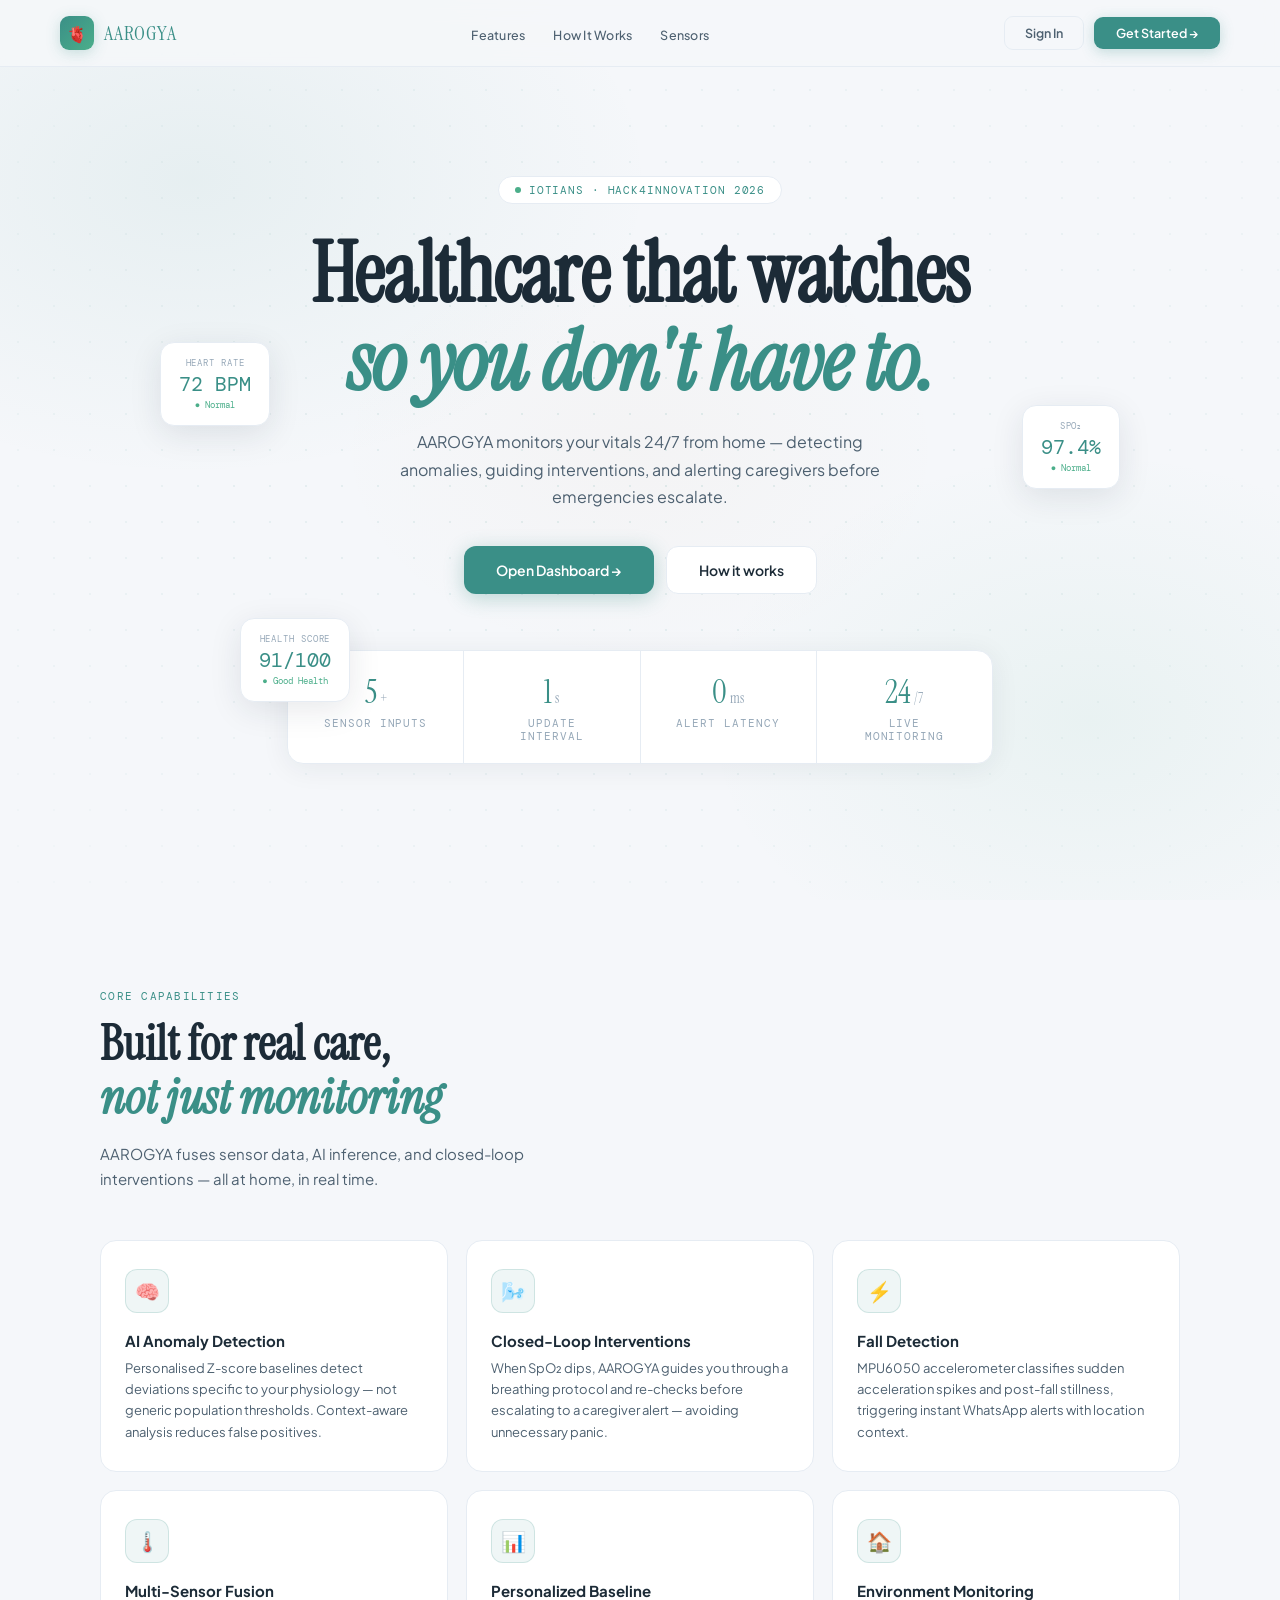
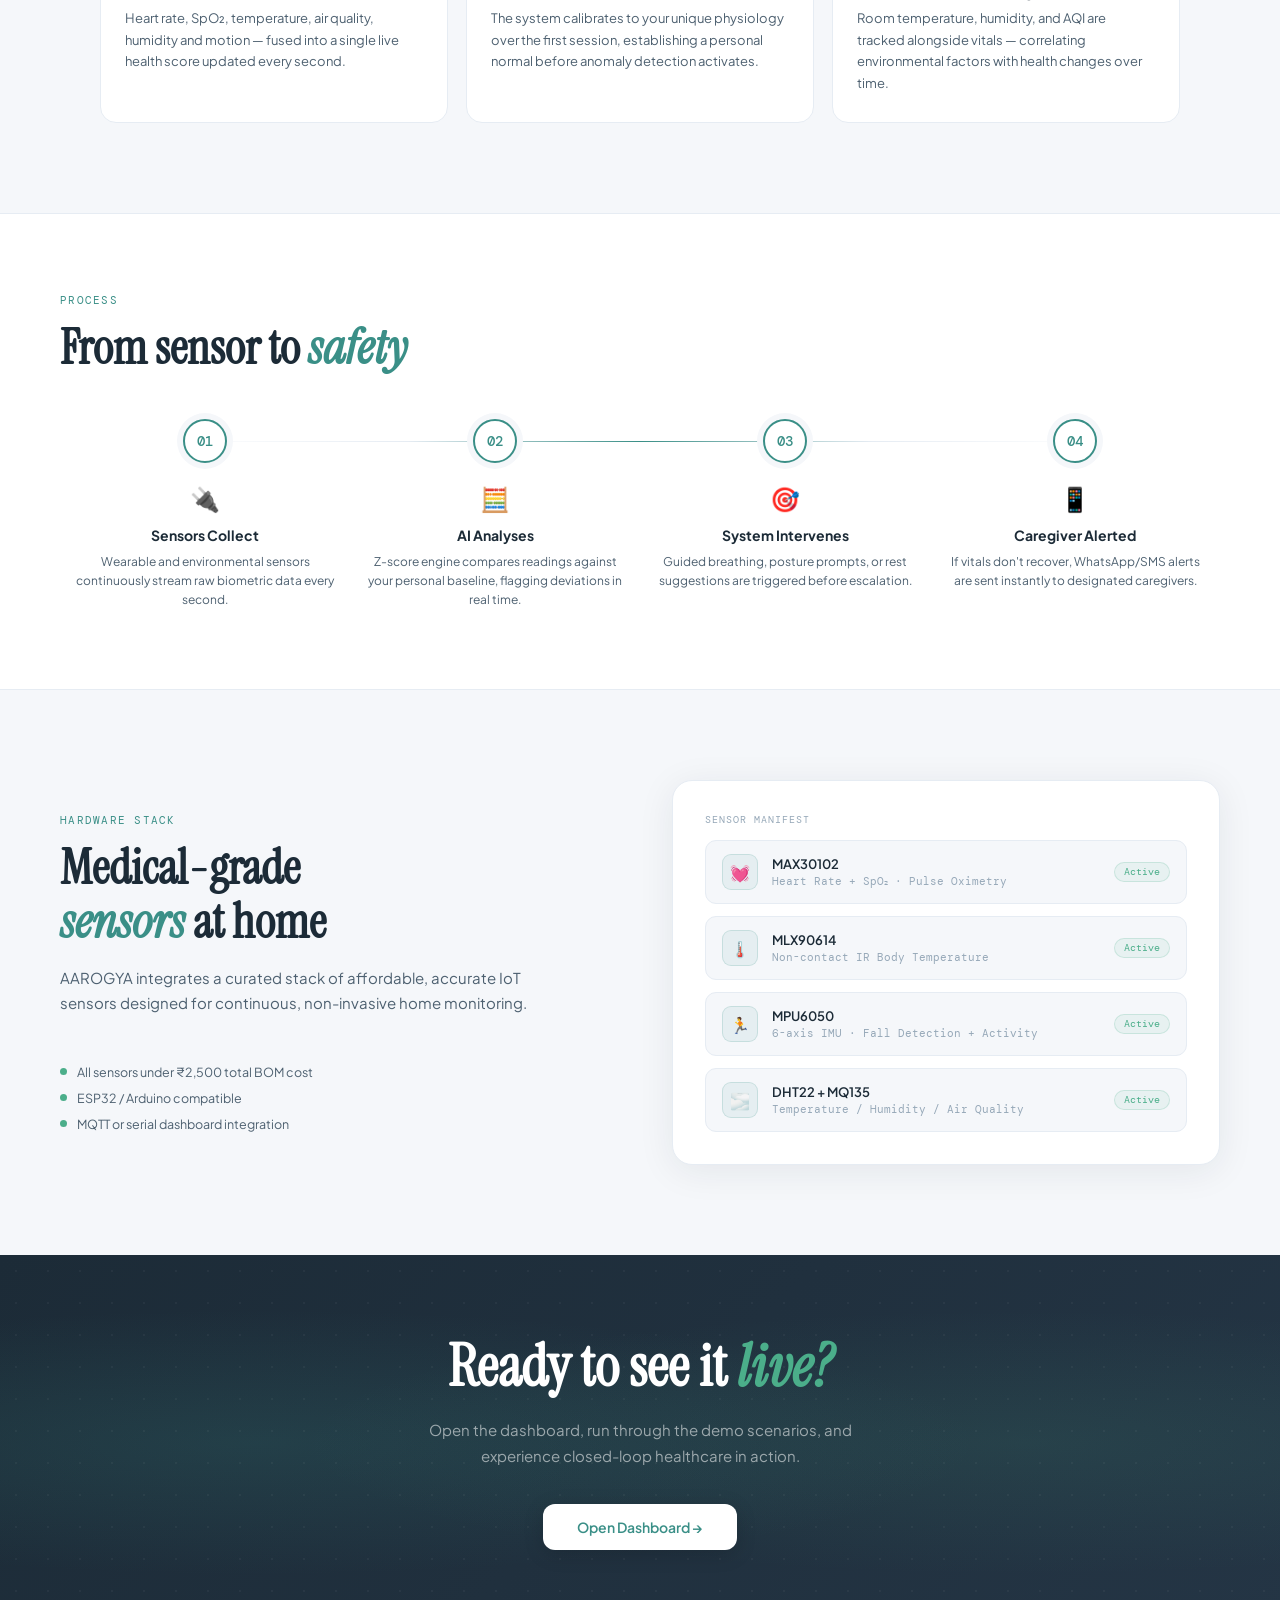
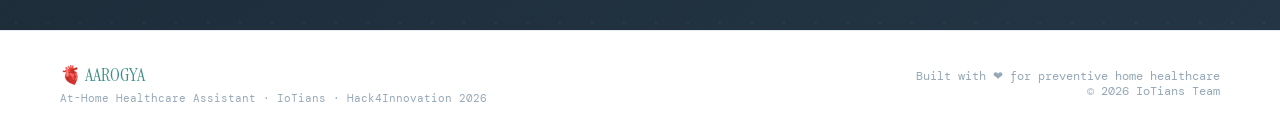
<file: home.html>
<!DOCTYPE html>
<html lang="en">
<head>
<meta charset="UTF-8">
<meta name="viewport" content="width=device-width, initial-scale=1.0">
<title>AAROGYA — At-Home Healthcare Assistant</title>
<link href="https://fonts.googleapis.com/css2?family=Instrument+Serif:ital@0;1&family=Plus+Jakarta+Sans:wght@300;400;500;600;700&family=DM+Mono:wght@400;500&display=swap" rel="stylesheet">
<style>
:root {
  --bg:      #F5F7FA;
  --surface: #FFFFFF;
  --border:  #E6ECF3;
  --primary: #3A8F87;
  --pri-lt:  rgba(58,143,135,0.08);
  --pri-md:  rgba(58,143,135,0.18);
  --green:   #4BAE8A;
  --amber:   #D4874A;
  --red:     #C95F4A;
  --text:    #1C2B37;
  --text2:   #4D6070;
  --muted:   #96A8B8;
}

*{margin:0;padding:0;box-sizing:border-box;}

body {
  font-family:'Plus Jakarta Sans',sans-serif;
  background:var(--bg);
  color:var(--text);
  overflow-x:hidden;
}

/* ─── NAV ─── */
nav {
  position:fixed;top:0;left:0;right:0;z-index:100;
  display:flex;align-items:center;justify-content:space-between;
  padding:16px 60px;
  background:rgba(245,247,250,0.85);
  backdrop-filter:blur(14px);
  border-bottom:1px solid var(--border);
}

.nav-brand {
  display:flex;align-items:center;gap:10px;
}

.nav-icon {
  width:34px;height:34px;
  background:linear-gradient(135deg,var(--primary),var(--green));
  border-radius:9px;
  display:flex;align-items:center;justify-content:center;
  font-size:16px;
  box-shadow:0 3px 14px rgba(58,143,135,0.25);
}

.nav-title {
  font-family:'Instrument Serif',serif;
  font-size:20px;color:var(--primary);
  letter-spacing:0.04em;
}

.nav-links {
  display:flex;align-items:center;gap:28px;
  list-style:none;
}
.nav-links a {
  font-size:12.5px;color:var(--text2);text-decoration:none;
  font-weight:500;letter-spacing:0.02em;
  transition:color 0.2s;
}
.nav-links a:hover{color:var(--primary);}

.nav-cta {
  display:flex;gap:10px;align-items:center;
}

.btn-ghost {
  padding:8px 20px;border-radius:9px;font-size:12.5px;font-weight:600;
  border:1px solid var(--border);background:transparent;color:var(--text2);
  cursor:pointer;transition:all 0.25s;font-family:'Plus Jakarta Sans',sans-serif;
  text-decoration:none;display:inline-block;
}
.btn-ghost:hover{border-color:var(--primary);color:var(--primary);background:var(--pri-lt);}

.btn-primary {
  padding:8px 22px;border-radius:9px;font-size:12.5px;font-weight:600;
  background:var(--primary);color:white;border:none;cursor:pointer;
  transition:all 0.25s;font-family:'Plus Jakarta Sans',sans-serif;
  text-decoration:none;display:inline-block;
  box-shadow:0 3px 14px rgba(58,143,135,0.28);
}
.btn-primary:hover{background:#2e7a72;transform:translateY(-1px);box-shadow:0 5px 20px rgba(58,143,135,0.35);}

/* ─── HERO ─── */
.hero {
  min-height:100vh;
  display:flex;flex-direction:column;align-items:center;justify-content:center;
  padding:120px 60px 80px;
  position:relative;
  text-align:center;
}

/* bg blobs */
.hero::before {
  content:'';position:absolute;inset:0;pointer-events:none;
  background:
    radial-gradient(ellipse 60% 55% at 15% 20%, rgba(58,143,135,0.08) 0%, transparent 60%),
    radial-gradient(ellipse 50% 50% at 85% 80%, rgba(75,174,138,0.07) 0%, transparent 60%),
    radial-gradient(ellipse 40% 40% at 50% 50%, rgba(212,135,74,0.03) 0%, transparent 60%);
}

/* floating dots grid */
.hero::after {
  content:'';position:absolute;inset:0;pointer-events:none;
  background-image:radial-gradient(circle, rgba(58,143,135,0.12) 1px, transparent 1px);
  background-size:36px 36px;
  mask-image:radial-gradient(ellipse 80% 80% at 50% 50%, black, transparent);
}

.hero-eyebrow {
  display:inline-flex;align-items:center;gap:8px;
  background:var(--surface);border:1px solid var(--border);
  border-radius:20px;padding:6px 16px;
  font-size:11px;font-family:'DM Mono',monospace;color:var(--primary);
  letter-spacing:0.08em;text-transform:uppercase;
  margin-bottom:26px;position:relative;z-index:1;
  animation:fadeUp 0.6s ease both;
}

.live-dot {
  width:6px;height:6px;border-radius:50%;background:var(--green);
  animation:glow 2.5s infinite;
}

@keyframes glow{0%,100%{box-shadow:0 0 0 0 rgba(75,174,138,0.5);}50%{box-shadow:0 0 0 4px rgba(75,174,138,0);}}

.hero-headline {
  font-family:'Instrument Serif',serif;
  font-size:clamp(46px,7vw,84px);
  line-height:1.05;
  letter-spacing:-0.01em;
  color:var(--text);
  position:relative;z-index:1;
  animation:fadeUp 0.7s 0.1s ease both;
  max-width:860px;
}

.hero-headline em {
  font-style:italic;color:var(--primary);
}

.hero-sub {
  margin-top:22px;
  font-size:16px;line-height:1.7;
  color:var(--text2);
  max-width:520px;
  position:relative;z-index:1;
  font-weight:400;
  animation:fadeUp 0.7s 0.2s ease both;
}

.hero-actions {
  display:flex;gap:12px;margin-top:36px;
  position:relative;z-index:1;
  animation:fadeUp 0.7s 0.3s ease both;
}

.btn-lg {
  padding:14px 32px;border-radius:12px;font-size:14px;font-weight:600;
  font-family:'Plus Jakarta Sans',sans-serif;cursor:pointer;
  transition:all 0.3s;text-decoration:none;display:inline-flex;align-items:center;gap:8px;
}

.btn-lg.primary {
  background:var(--primary);color:white;border:none;
  box-shadow:0 4px 20px rgba(58,143,135,0.32);
}
.btn-lg.primary:hover{background:#2e7a72;transform:translateY(-2px);box-shadow:0 8px 28px rgba(58,143,135,0.38);}

.btn-lg.ghost {
  background:var(--surface);color:var(--text);
  border:1.5px solid var(--border);
}
.btn-lg.ghost:hover{border-color:var(--primary);color:var(--primary);background:var(--pri-lt);}

/* ─── HERO STATS ─── */
.hero-stats {
  display:flex;gap:0;margin-top:56px;
  background:var(--surface);
  border:1px solid var(--border);
  border-radius:16px;
  overflow:hidden;
  box-shadow:0 4px 28px rgba(28,43,55,0.07);
  position:relative;z-index:1;
  animation:fadeUp 0.7s 0.4s ease both;
}

.stat {
  padding:20px 32px;flex:1;text-align:center;
  border-right:1px solid var(--border);
  position:relative;
}
.stat:last-child{border-right:none;}

.stat-num {
  font-family:'Instrument Serif',serif;
  font-size:32px;color:var(--primary);
  display:flex;align-items:baseline;gap:3px;justify-content:center;
}
.stat-unit{font-size:14px;color:var(--muted);}
.stat-lbl {
  font-size:10.5px;font-family:'DM Mono',monospace;
  color:var(--muted);text-transform:uppercase;letter-spacing:0.09em;
  margin-top:4px;
}

/* ─── FEATURES ─── */
.section {
  padding:90px 60px;
  max-width:1200px;margin:0 auto;
}

.section-eyebrow {
  font-size:10.5px;font-family:'DM Mono',monospace;
  color:var(--primary);text-transform:uppercase;
  letter-spacing:0.12em;margin-bottom:14px;
}

.section-title {
  font-family:'Instrument Serif',serif;
  font-size:clamp(32px,4vw,48px);
  line-height:1.12;
  color:var(--text);margin-bottom:16px;
}
.section-title em{font-style:italic;color:var(--primary);}

.section-desc {
  font-size:15px;color:var(--text2);max-width:500px;line-height:1.7;
  margin-bottom:48px;
}

.features-grid {
  display:grid;grid-template-columns:repeat(3,1fr);gap:18px;
}

.feat {
  background:var(--surface);
  border:1px solid var(--border);
  border-radius:16px;
  padding:28px 24px;
  transition:box-shadow 0.3s, transform 0.3s;
  position:relative;overflow:hidden;
}
.feat:hover{box-shadow:0 8px 32px rgba(28,43,55,0.1);transform:translateY(-3px);}

.feat::before {
  content:'';position:absolute;top:0;left:0;right:0;height:2px;
  background:linear-gradient(90deg,var(--primary),var(--green));
  opacity:0;transition:opacity 0.3s;
}
.feat:hover::before{opacity:1;}

.feat-icon {
  width:44px;height:44px;border-radius:12px;
  background:var(--pri-lt);border:1px solid var(--pri-md);
  display:flex;align-items:center;justify-content:center;
  font-size:20px;margin-bottom:18px;
}

.feat-title {
  font-size:15px;font-weight:700;color:var(--text);
  margin-bottom:8px;
}

.feat-desc {
  font-size:13px;color:var(--text2);line-height:1.65;
}

/* ─── HOW IT WORKS ─── */
.how-section {
  padding:80px 60px;
  background:var(--surface);
  border-top:1px solid var(--border);
  border-bottom:1px solid var(--border);
}

.how-inner {max-width:1200px;margin:0 auto;}

.steps {
  display:grid;grid-template-columns:repeat(4,1fr);gap:0;
  margin-top:44px;position:relative;
}

.steps::before {
  content:'';position:absolute;top:22px;left:10%;right:10%;height:1px;
  background:linear-gradient(90deg,transparent,var(--border),var(--primary),var(--border),transparent);
}

.step {
  display:flex;flex-direction:column;align-items:center;text-align:center;
  padding:0 16px;position:relative;z-index:1;
}

.step-num {
  width:44px;height:44px;border-radius:50%;
  background:var(--surface);border:2px solid var(--primary);
  display:flex;align-items:center;justify-content:center;
  font-family:'DM Mono',monospace;font-size:14px;
  color:var(--primary);font-weight:500;
  margin-bottom:20px;
  box-shadow:0 0 0 6px var(--bg);
}

.step-icon{font-size:24px;margin-bottom:12px;}
.step-title{font-size:14px;font-weight:700;color:var(--text);margin-bottom:8px;}
.step-desc{font-size:12px;color:var(--text2);line-height:1.6;}

/* ─── SENSORS SECTION ─── */
.sensors-section {padding:90px 60px;}
.sensors-inner{max-width:1200px;margin:0 auto;display:grid;grid-template-columns:1fr 1fr;gap:64px;align-items:center;}

.sensor-visual {
  background:var(--surface);border:1px solid var(--border);
  border-radius:20px;padding:32px;box-shadow:0 6px 36px rgba(28,43,55,0.08);
}

.sensor-list {
  display:flex;flex-direction:column;gap:12px;
}

.sensor-item {
  display:flex;align-items:center;gap:14px;
  background:var(--bg);border:1px solid var(--border);
  border-radius:11px;padding:13px 16px;
  transition:border-color 0.25s,background 0.25s;
  cursor:default;
}
.sensor-item:hover{border-color:var(--pri-md);background:var(--pri-lt);}

.sensor-badge {
  width:36px;height:36px;border-radius:9px;
  background:var(--pri-lt);border:1px solid var(--pri-md);
  display:flex;align-items:center;justify-content:center;
  font-size:16px;flex-shrink:0;
}

.sensor-info h4{font-size:13px;font-weight:600;color:var(--text);}
.sensor-info p{font-size:11px;color:var(--muted);font-family:'DM Mono',monospace;margin-top:2px;}

.sensor-tag {
  margin-left:auto;font-size:9.5px;
  background:var(--grn-lt,rgba(75,174,138,0.08));
  color:var(--green);border:1px solid rgba(75,174,138,0.2);
  padding:3px 9px;border-radius:20px;
  font-family:'DM Mono',monospace;flex-shrink:0;
}

/* ─── CTA BANNER ─── */
.cta-section {
  padding:80px 60px;
  background:linear-gradient(135deg, #1C2B37 0%, #243545 100%);
  text-align:center;position:relative;overflow:hidden;
}

.cta-section::before{
  content:'';position:absolute;inset:0;pointer-events:none;
  background:
    radial-gradient(ellipse at 20% 50%, rgba(58,143,135,0.18) 0%, transparent 50%),
    radial-gradient(ellipse at 80% 50%, rgba(75,174,138,0.12) 0%, transparent 50%);
}

.cta-section::after {
  content:'';position:absolute;inset:0;
  background-image:radial-gradient(circle, rgba(255,255,255,0.04) 1px, transparent 1px);
  background-size:32px 32px;
}

.cta-inner{position:relative;z-index:1;}

.cta-title {
  font-family:'Instrument Serif',serif;
  font-size:clamp(36px,5vw,58px);
  color:white;margin-bottom:18px;line-height:1.1;
}
.cta-title em{font-style:italic;color:var(--green);}

.cta-sub{
  font-size:15px;color:rgba(255,255,255,0.55);
  max-width:460px;margin:0 auto 36px;line-height:1.7;
}

.btn-white {
  padding:14px 34px;border-radius:12px;font-size:14px;font-weight:600;
  background:white;color:var(--primary);border:none;cursor:pointer;
  font-family:'Plus Jakarta Sans',sans-serif;
  transition:all 0.3s;text-decoration:none;display:inline-block;
  box-shadow:0 4px 20px rgba(0,0,0,0.15);
}
.btn-white:hover{transform:translateY(-2px);box-shadow:0 8px 30px rgba(0,0,0,0.2);}

/* ─── FOOTER ─── */
footer {
  background:var(--surface);
  border-top:1px solid var(--border);
  padding:32px 60px;
  display:flex;align-items:center;justify-content:space-between;
}

.footer-brand{font-family:'Instrument Serif',serif;font-size:18px;color:var(--primary);}
.footer-info{font-size:11px;color:var(--muted);font-family:'DM Mono',monospace;margin-top:4px;}

.footer-right{
  font-size:11.5px;color:var(--muted);text-align:right;
  font-family:'DM Mono',monospace;
}

/* ─── ANIMATIONS ─── */
@keyframes fadeUp {
  from{opacity:0;transform:translateY(20px);}
  to{opacity:1;transform:translateY(0);}
}

.fade-in {
  opacity:0;transform:translateY(24px);
  transition:opacity 0.6s ease, transform 0.6s ease;
}
.fade-in.visible{opacity:1;transform:translateY(0);}

/* ─── FLOATING VITALS CARD ─── */
.float-card {
  position:absolute;
  background:var(--surface);border:1px solid var(--border);
  border-radius:14px;padding:14px 18px;
  box-shadow:0 8px 32px rgba(28,43,55,0.1);
  font-family:'DM Mono',monospace;
  animation:float 4s ease-in-out infinite;
  z-index:2;
}

.float-card.fc1{left:calc(50% - 480px);top:38%;animation-delay:0s;}
.float-card.fc2{right:calc(50% - 480px);top:45%;animation-delay:1.5s;}
.float-card.fc3{left:calc(50% - 400px);bottom:22%;animation-delay:0.8s;}

@keyframes float{
  0%,100%{transform:translateY(0);}
  50%{transform:translateY(-10px);}
}

.fc-label{font-size:9px;color:var(--muted);text-transform:uppercase;letter-spacing:0.1em;}
.fc-val{font-size:20px;color:var(--primary);margin:2px 0;}
.fc-status{font-size:9px;color:var(--green);}

@media(max-width:900px){
  nav{padding:14px 22px;}
  .hero{padding:100px 22px 60px;}
  .features-grid,.steps,.sensors-inner{grid-template-columns:1fr;}
  .section,.how-section,.sensors-section,.cta-section{padding:60px 22px;}
  footer{flex-direction:column;gap:12px;text-align:center;}
  .float-card{display:none;}
  .hero-stats{flex-direction:column;gap:0;}
  .stat{border-right:none;border-bottom:1px solid var(--border);}
  .stat:last-child{border-bottom:none;}
  .steps::before{display:none;}
}
</style>
</head>
<body>

<!-- NAV -->
<nav>
  <div class="nav-brand">
    <div class="nav-icon">🫀</div>
    <span class="nav-title">AAROGYA</span>
  </div>
  <ul class="nav-links">
    <li><a href="#features">Features</a></li>
    <li><a href="#how">How It Works</a></li>
    <li><a href="#sensors">Sensors</a></li>
  </ul>
  <div class="nav-cta">
    <a href="login.html" class="btn-ghost">Sign In</a>
    <a href="login.html" class="btn-primary">Get Started →</a>
  </div>
</nav>

<!-- HERO -->
<section class="hero">

  <!-- Floating vitals cards -->
  <div class="float-card fc1">
    <div class="fc-label">Heart Rate</div>
    <div class="fc-val">72 BPM</div>
    <div class="fc-status">● Normal</div>
  </div>
  <div class="float-card fc2">
    <div class="fc-label">SpO₂</div>
    <div class="fc-val">97.4%</div>
    <div class="fc-status">● Normal</div>
  </div>
  <div class="float-card fc3">
    <div class="fc-label">Health Score</div>
    <div class="fc-val">91/100</div>
    <div class="fc-status" style="color:var(--green)">● Good Health</div>
  </div>

  <div class="hero-eyebrow">
    <div class="live-dot"></div>
    IoTians · Hack4Innovation 2026
  </div>

  <h1 class="hero-headline">
    Healthcare that watches<br>
    <em>so you don't have to.</em>
  </h1>

  <p class="hero-sub">
    AAROGYA monitors your vitals 24/7 from home — detecting anomalies, guiding interventions, and alerting caregivers before emergencies escalate.
  </p>

  <div class="hero-actions">
    <a href="login.html" class="btn-lg primary">Open Dashboard →</a>
    <a href="#how" class="btn-lg ghost">How it works</a>
  </div>

  <div class="hero-stats">
    <div class="stat">
      <div class="stat-num">5<span class="stat-unit">+</span></div>
      <div class="stat-lbl">Sensor Inputs</div>
    </div>
    <div class="stat">
      <div class="stat-num">1<span class="stat-unit">s</span></div>
      <div class="stat-lbl">Update Interval</div>
    </div>
    <div class="stat">
      <div class="stat-num">0<span class="stat-unit">ms</span></div>
      <div class="stat-lbl">Alert Latency</div>
    </div>
    <div class="stat">
      <div class="stat-num">24<span class="stat-unit">/7</span></div>
      <div class="stat-lbl">Live Monitoring</div>
    </div>
  </div>

</section>

<!-- FEATURES -->
<section class="section" id="features">
  <div class="section-eyebrow">Core Capabilities</div>
  <h2 class="section-title">Built for real care,<br><em>not just monitoring</em></h2>
  <p class="section-desc">AAROGYA fuses sensor data, AI inference, and closed-loop interventions — all at home, in real time.</p>

  <div class="features-grid">

    <div class="feat fade-in">
      <div class="feat-icon">🧠</div>
      <div class="feat-title">AI Anomaly Detection</div>
      <div class="feat-desc">Personalised Z-score baselines detect deviations specific to your physiology — not generic population thresholds. Context-aware analysis reduces false positives.</div>
    </div>

    <div class="feat fade-in">
      <div class="feat-icon">🌬️</div>
      <div class="feat-title">Closed-Loop Interventions</div>
      <div class="feat-desc">When SpO₂ dips, AAROGYA guides you through a breathing protocol and re-checks before escalating to a caregiver alert — avoiding unnecessary panic.</div>
    </div>

    <div class="feat fade-in">
      <div class="feat-icon">⚡</div>
      <div class="feat-title">Fall Detection</div>
      <div class="feat-desc">MPU6050 accelerometer classifies sudden acceleration spikes and post-fall stillness, triggering instant WhatsApp alerts with location context.</div>
    </div>

    <div class="feat fade-in">
      <div class="feat-icon">🌡️</div>
      <div class="feat-title">Multi-Sensor Fusion</div>
      <div class="feat-desc">Heart rate, SpO₂, temperature, air quality, humidity and motion — fused into a single live health score updated every second.</div>
    </div>

    <div class="feat fade-in">
      <div class="feat-icon">📊</div>
      <div class="feat-title">Personalized Baseline</div>
      <div class="feat-desc">The system calibrates to your unique physiology over the first session, establishing a personal normal before anomaly detection activates.</div>
    </div>

    <div class="feat fade-in">
      <div class="feat-icon">🏠</div>
      <div class="feat-title">Environment Monitoring</div>
      <div class="feat-desc">Room temperature, humidity, and AQI are tracked alongside vitals — correlating environmental factors with health changes over time.</div>
    </div>

  </div>
</section>

<!-- HOW IT WORKS -->
<div class="how-section" id="how">
  <div class="how-inner">
    <div class="section-eyebrow">Process</div>
    <h2 class="section-title">From sensor to <em>safety</em></h2>

    <div class="steps">

      <div class="step fade-in">
        <div class="step-num">01</div>
        <div class="step-icon">🔌</div>
        <div class="step-title">Sensors Collect</div>
        <div class="step-desc">Wearable and environmental sensors continuously stream raw biometric data every second.</div>
      </div>

      <div class="step fade-in">
        <div class="step-num">02</div>
        <div class="step-icon">🧮</div>
        <div class="step-title">AI Analyses</div>
        <div class="step-desc">Z-score engine compares readings against your personal baseline, flagging deviations in real time.</div>
      </div>

      <div class="step fade-in">
        <div class="step-num">03</div>
        <div class="step-icon">🎯</div>
        <div class="step-title">System Intervenes</div>
        <div class="step-desc">Guided breathing, posture prompts, or rest suggestions are triggered before escalation.</div>
      </div>

      <div class="step fade-in">
        <div class="step-num">04</div>
        <div class="step-icon">📱</div>
        <div class="step-title">Caregiver Alerted</div>
        <div class="step-desc">If vitals don't recover, WhatsApp/SMS alerts are sent instantly to designated caregivers.</div>
      </div>

    </div>
  </div>
</div>

<!-- SENSORS -->
<section class="sensors-section" id="sensors">
  <div class="sensors-inner">

    <div>
      <div class="section-eyebrow">Hardware Stack</div>
      <h2 class="section-title">Medical-grade<br><em>sensors</em> at home</h2>
      <p class="section-desc">AAROGYA integrates a curated stack of affordable, accurate IoT sensors designed for continuous, non-invasive home monitoring.</p>

      <div style="margin-top:20px;display:flex;flex-direction:column;gap:10px;">
        <div style="display:flex;align-items:center;gap:10px;font-size:12.5px;color:var(--text2);">
          <span style="width:7px;height:7px;border-radius:50%;background:var(--green);display:inline-block;flex-shrink:0;"></span>
          All sensors under ₹2,500 total BOM cost
        </div>
        <div style="display:flex;align-items:center;gap:10px;font-size:12.5px;color:var(--text2);">
          <span style="width:7px;height:7px;border-radius:50%;background:var(--green);display:inline-block;flex-shrink:0;"></span>
          ESP32 / Arduino compatible
        </div>
        <div style="display:flex;align-items:center;gap:10px;font-size:12.5px;color:var(--text2);">
          <span style="width:7px;height:7px;border-radius:50%;background:var(--green);display:inline-block;flex-shrink:0;"></span>
          MQTT or serial dashboard integration
        </div>
      </div>
    </div>

    <div class="sensor-visual">
      <div style="font-size:10px;font-family:'DM Mono',monospace;color:var(--muted);text-transform:uppercase;letter-spacing:0.1em;margin-bottom:14px;">Sensor Manifest</div>
      <div class="sensor-list">

        <div class="sensor-item">
          <div class="sensor-badge">💓</div>
          <div class="sensor-info">
            <h4>MAX30102</h4>
            <p>Heart Rate + SpO₂ · Pulse Oximetry</p>
          </div>
          <div class="sensor-tag">Active</div>
        </div>

        <div class="sensor-item">
          <div class="sensor-badge">🌡️</div>
          <div class="sensor-info">
            <h4>MLX90614</h4>
            <p>Non-contact IR Body Temperature</p>
          </div>
          <div class="sensor-tag">Active</div>
        </div>

        <div class="sensor-item">
          <div class="sensor-badge">🏃</div>
          <div class="sensor-info">
            <h4>MPU6050</h4>
            <p>6-axis IMU · Fall Detection + Activity</p>
          </div>
          <div class="sensor-tag">Active</div>
        </div>

        <div class="sensor-item">
          <div class="sensor-badge">🌫️</div>
          <div class="sensor-info">
            <h4>DHT22 + MQ135</h4>
            <p>Temperature / Humidity / Air Quality</p>
          </div>
          <div class="sensor-tag">Active</div>
        </div>

      </div>
    </div>

  </div>
</section>

<!-- CTA -->
<div class="cta-section">
  <div class="cta-inner">
    <h2 class="cta-title">Ready to see it <em>live?</em></h2>
    <p class="cta-sub">Open the dashboard, run through the demo scenarios, and experience closed-loop healthcare in action.</p>
    <a href="login.html" class="btn-white">Open Dashboard →</a>
  </div>
</div>

<!-- FOOTER -->
<footer>
  <div>
    <div class="footer-brand">🫀 AAROGYA</div>
    <div class="footer-info">At-Home Healthcare Assistant · IoTians · Hack4Innovation 2026</div>
  </div>
  <div class="footer-right">
    Built with ❤ for preventive home healthcare<br>
    © 2026 IoTians Team
  </div>
</footer>

<script>
// Scroll fade-in
const obs = new IntersectionObserver((entries) => {
  entries.forEach((e, i) => {
    if (e.isIntersecting) {
      setTimeout(() => e.target.classList.add('visible'), i * 80);
      obs.unobserve(e.target);
    }
  });
}, { threshold: 0.12 });

document.querySelectorAll('.fade-in').forEach(el => obs.observe(el));

// Animate stat numbers on scroll
const statObs = new IntersectionObserver((entries) => {
  entries.forEach(e => {
    if (e.isIntersecting) {
      const nums = e.target.querySelectorAll('.stat-num');
      nums.forEach(n => {
        n.style.animation = 'fadeUp 0.5s ease both';
      });
    }
  });
}, { threshold: 0.3 });

document.querySelectorAll('.hero-stats').forEach(el => statObs.observe(el));
</script>
</body>
</html>
</file>
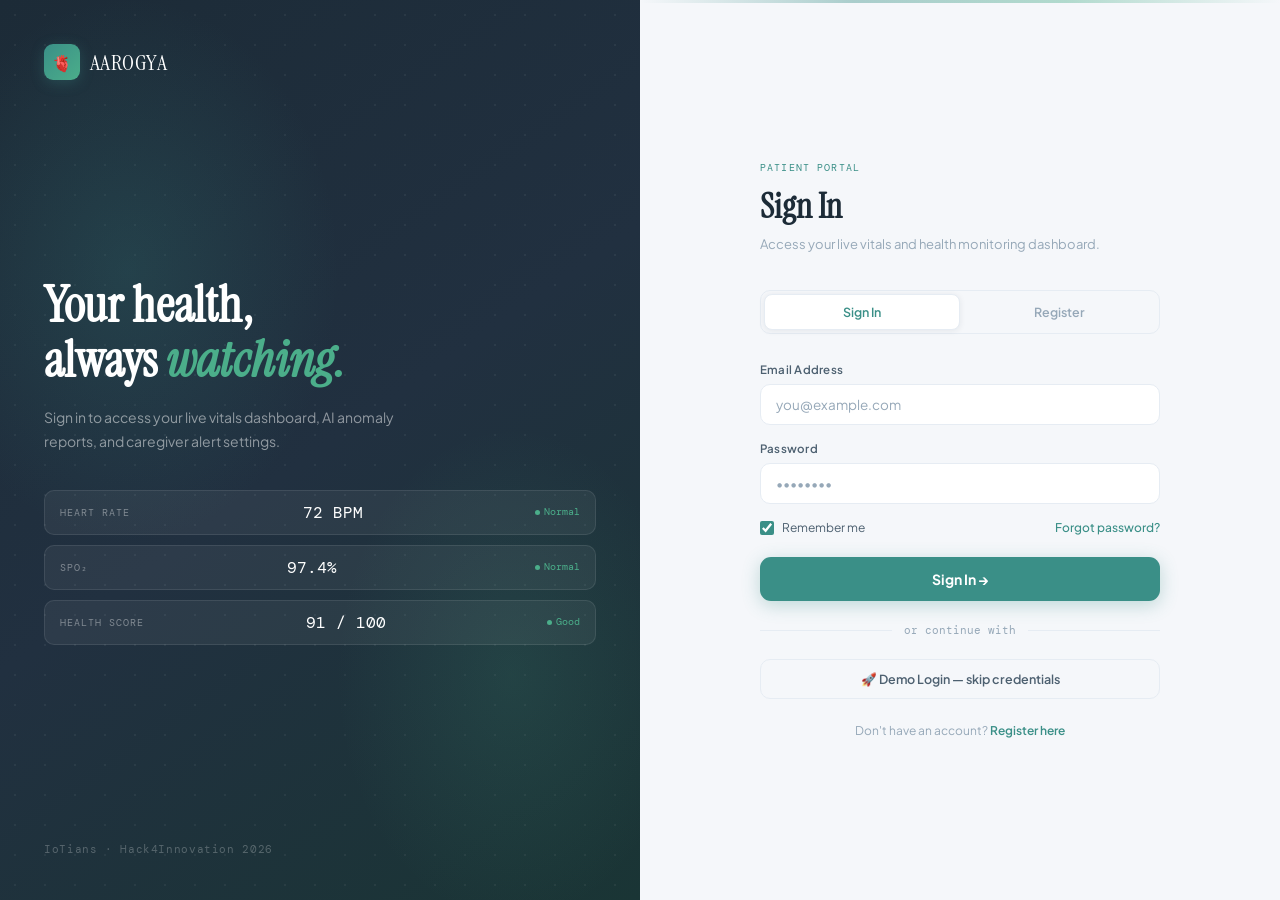
<file: login.html>
<!DOCTYPE html>
<html lang="en">
<head>
<meta charset="UTF-8">
<meta name="viewport" content="width=device-width, initial-scale=1.0">
<title>Sign In — AAROGYA</title>
<link href="https://fonts.googleapis.com/css2?family=Instrument+Serif:ital@0;1&family=Plus+Jakarta+Sans:wght@300;400;500;600;700&family=DM+Mono:wght@400;500&display=swap" rel="stylesheet">
<style>
:root {
  --bg:      #F5F7FA;
  --surface: #FFFFFF;
  --border:  #E6ECF3;
  --primary: #3A8F87;
  --pri-lt:  rgba(58,143,135,0.08);
  --pri-md:  rgba(58,143,135,0.18);
  --green:   #4BAE8A;
  --amber:   #D4874A;
  --red:     #C95F4A;
  --text:    #1C2B37;
  --text2:   #4D6070;
  --muted:   #96A8B8;
}

*{margin:0;padding:0;box-sizing:border-box;}

body {
  font-family:'Plus Jakarta Sans',sans-serif;
  background:var(--bg);
  color:var(--text);
  min-height:100vh;
  display:grid;
  grid-template-columns:1fr 1fr;
}

/* ─── LEFT PANEL ─── */
.left {
  background:linear-gradient(145deg, #1C2B37 0%, #213040 50%, #1a3535 100%);
  position:relative;
  display:flex;flex-direction:column;
  justify-content:space-between;
  padding:44px;
  overflow:hidden;
}

/* dot grid */
.left::before {
  content:'';position:absolute;inset:0;
  background-image:radial-gradient(circle, rgba(255,255,255,0.05) 1px, transparent 1px);
  background-size:30px 30px;
}

/* color blobs */
.left::after {
  content:'';position:absolute;inset:0;pointer-events:none;
  background:
    radial-gradient(ellipse 60% 55% at 20% 30%, rgba(58,143,135,0.2) 0%, transparent 55%),
    radial-gradient(ellipse 50% 50% at 80% 75%, rgba(75,174,138,0.13) 0%, transparent 55%);
}

.left-top {
  position:relative;z-index:1;
  display:flex;align-items:center;gap:10px;
}

.brand-icon {
  width:36px;height:36px;
  background:linear-gradient(135deg,var(--primary),var(--green));
  border-radius:9px;
  display:flex;align-items:center;justify-content:center;
  font-size:16px;
  box-shadow:0 3px 14px rgba(58,143,135,0.3);
}

.brand-name {
  font-family:'Instrument Serif',serif;
  font-size:22px;color:white;letter-spacing:0.04em;
}

.left-mid {
  position:relative;z-index:1;
}

.left-mid h2 {
  font-family:'Instrument Serif',serif;
  font-size:clamp(34px,4vw,50px);
  color:white;line-height:1.1;
  margin-bottom:18px;
}

.left-mid h2 em {
  font-style:italic;
  color:var(--green);
}

.left-mid p {
  font-size:14px;color:rgba(255,255,255,0.5);
  line-height:1.7;max-width:360px;
}

/* Live vitals strip */
.vitals-strip {
  display:flex;flex-direction:column;gap:10px;
  margin-top:36px;
}

.vstrip-item {
  display:flex;align-items:center;justify-content:space-between;
  background:rgba(255,255,255,0.055);
  border:1px solid rgba(255,255,255,0.09);
  border-radius:10px;
  padding:11px 15px;
  transition:background 0.3s;
}

.vstrip-label {
  font-size:10px;font-family:'DM Mono',monospace;
  color:rgba(255,255,255,0.4);text-transform:uppercase;letter-spacing:0.1em;
}
.vstrip-val {
  font-family:'DM Mono',monospace;font-size:16px;color:white;
}
.vstrip-ok {
  font-size:9.5px;color:var(--green);
  font-family:'DM Mono',monospace;
  display:flex;align-items:center;gap:4px;
}
.vstatus-dot{
  width:5px;height:5px;border-radius:50%;background:var(--green);
  animation:glow 2.5s infinite;
}

@keyframes glow{0%,100%{box-shadow:0 0 0 0 rgba(75,174,138,0.5);}50%{box-shadow:0 0 0 4px rgba(75,174,138,0);}}

.left-bot {
  position:relative;z-index:1;
  font-size:10.5px;font-family:'DM Mono',monospace;
  color:rgba(255,255,255,0.25);
  letter-spacing:0.06em;
}

/* ─── RIGHT PANEL ─── */
.right {
  display:flex;flex-direction:column;align-items:center;justify-content:center;
  padding:60px 48px;
  position:relative;
}

/* subtle corner accent */
.right::before {
  content:'';position:absolute;top:0;left:0;right:0;
  height:3px;
  background:linear-gradient(90deg,transparent,var(--primary),var(--green),transparent);
  opacity:0.4;
}

.form-wrap {
  width:100%;max-width:400px;
  animation:fadeUp 0.5s ease both;
}

@keyframes fadeUp{from{opacity:0;transform:translateY(16px);}to{opacity:1;transform:translateY(0);}}

.form-eyebrow {
  font-size:9.5px;font-family:'DM Mono',monospace;
  color:var(--primary);text-transform:uppercase;letter-spacing:0.12em;
  margin-bottom:10px;
}

.form-title {
  font-family:'Instrument Serif',serif;
  font-size:34px;color:var(--text);margin-bottom:6px;
}

.form-sub {
  font-size:13px;color:var(--muted);margin-bottom:36px;line-height:1.5;
}

/* tabs */
.tabs {
  display:flex;background:var(--bg);
  border:1px solid var(--border);border-radius:10px;
  padding:3px;margin-bottom:28px;gap:3px;
}

.tab {
  flex:1;padding:9px;border-radius:8px;
  font-size:12.5px;font-weight:600;
  text-align:center;cursor:pointer;
  transition:all 0.25s;border:none;
  font-family:'Plus Jakarta Sans',sans-serif;
  color:var(--muted);background:none;
}
.tab.active {
  background:var(--surface);color:var(--primary);
  box-shadow:0 1px 6px rgba(28,43,55,0.08);
  border:1px solid var(--border);
}

/* fields */
.field {
  margin-bottom:16px;
  animation:fadeUp 0.5s ease both;
}

.field label {
  display:block;font-size:11.5px;font-weight:600;
  color:var(--text2);margin-bottom:7px;
  letter-spacing:0.02em;
}

.field input {
  width:100%;padding:11px 15px;
  border:1.5px solid var(--border);
  border-radius:10px;background:var(--surface);
  font-size:13.5px;color:var(--text);
  font-family:'Plus Jakarta Sans',sans-serif;
  transition:border-color 0.25s,box-shadow 0.25s;
  outline:none;
}

.field input::placeholder{color:var(--muted);}

.field input:focus {
  border-color:var(--primary);
  box-shadow:0 0 0 3px rgba(58,143,135,0.1);
}

.field-row{display:grid;grid-template-columns:1fr 1fr;gap:12px;}

/* options row */
.opt-row {
  display:flex;align-items:center;justify-content:space-between;
  margin-bottom:22px;
}

.checkbox-label {
  display:flex;align-items:center;gap:8px;
  font-size:12px;color:var(--text2);cursor:pointer;
}

.checkbox-label input[type=checkbox]{
  width:14px;height:14px;accent-color:var(--primary);cursor:pointer;
}

.forgot {
  font-size:12px;color:var(--primary);text-decoration:none;font-weight:500;
  transition:opacity 0.2s;
}
.forgot:hover{opacity:0.75;}

/* submit */
.btn-submit {
  width:100%;padding:13px;border-radius:11px;
  background:var(--primary);color:white;border:none;
  font-size:14px;font-weight:700;cursor:pointer;
  font-family:'Plus Jakarta Sans',sans-serif;
  transition:all 0.3s;
  box-shadow:0 4px 18px rgba(58,143,135,0.3);
  display:flex;align-items:center;justify-content:center;gap:8px;
}
.btn-submit:hover{background:#2e7a72;transform:translateY(-1px);box-shadow:0 6px 24px rgba(58,143,135,0.38);}
.btn-submit:active{transform:translateY(0);}

/* divider */
.or-div {
  display:flex;align-items:center;gap:12px;
  margin:22px 0;font-size:11px;color:var(--muted);
  font-family:'DM Mono',monospace;
}
.or-div::before,.or-div::after{content:'';flex:1;height:1px;background:var(--border);}

/* demo login */
.demo-row {
  display:flex;flex-direction:column;gap:10px;
}

.btn-demo {
  width:100%;padding:11px;border-radius:10px;
  background:var(--bg);border:1.5px solid var(--border);
  color:var(--text2);font-size:12.5px;font-weight:600;
  cursor:pointer;font-family:'Plus Jakarta Sans',sans-serif;
  transition:all 0.25s;display:flex;align-items:center;justify-content:center;gap:8px;
}
.btn-demo:hover{border-color:var(--primary);color:var(--primary);background:var(--pri-lt);}

/* footer note */
.form-foot {
  text-align:center;margin-top:24px;
  font-size:12px;color:var(--muted);
}
.form-foot a{color:var(--primary);text-decoration:none;font-weight:600;}

/* success state */
.success-overlay {
  display:none;
  position:fixed;inset:0;
  background:rgba(245,247,250,0.97);
  z-index:200;
  flex-direction:column;
  align-items:center;justify-content:center;
  text-align:center;
  animation:fadeUp 0.4s ease;
}
.success-overlay.show{display:flex;}

.success-icon {
  width:72px;height:72px;border-radius:50%;
  background:linear-gradient(135deg,var(--primary),var(--green));
  display:flex;align-items:center;justify-content:center;
  font-size:30px;margin-bottom:20px;
  box-shadow:0 6px 30px rgba(58,143,135,0.3);
  animation:pop 0.5s 0.1s ease both;
}

@keyframes pop{from{transform:scale(0.5);opacity:0;}to{transform:scale(1);opacity:1;}}

.success-title {
  font-family:'Instrument Serif',serif;font-size:34px;
  color:var(--text);margin-bottom:10px;
}
.success-sub{font-size:14px;color:var(--muted);margin-bottom:28px;}

.btn-go {
  padding:13px 32px;border-radius:11px;
  background:var(--primary);color:white;border:none;
  font-size:14px;font-weight:700;cursor:pointer;
  font-family:'Plus Jakarta Sans',sans-serif;
  box-shadow:0 4px 18px rgba(58,143,135,0.3);
  transition:all 0.3s;
  text-decoration:none;display:inline-block;
}
.btn-go:hover{background:#2e7a72;transform:translateY(-1px);}

/* field animation delays */
.field:nth-child(1){animation-delay:0.1s;}
.field:nth-child(2){animation-delay:0.15s;}
.field:nth-child(3){animation-delay:0.2s;}
.field:nth-child(4){animation-delay:0.25s;}

/* error state */
.field input.error{border-color:var(--red);}
.err-msg{font-size:11px;color:var(--red);margin-top:6px;display:none;}
.err-msg.show{display:block;}

@media(max-width:860px){
  body{grid-template-columns:1fr;}
  .left{display:none;}
  .right{padding:40px 24px;}
}
</style>
</head>
<body>

<!-- SUCCESS OVERLAY -->
<div class="success-overlay" id="successOverlay">
  <div class="success-icon">✓</div>
  <h2 class="success-title">Welcome back.</h2>
  <p class="success-sub">Redirecting to your health dashboard…</p>
  <a href="index.html" class="btn-go">Open Dashboard →</a>
</div>

<!-- LEFT -->
<div class="left">
  <div class="left-top">
    <div class="brand-icon">🫀</div>
    <span class="brand-name">AAROGYA</span>
  </div>

  <div class="left-mid">
    <h2>Your health,<br>always <em>watching.</em></h2>
    <p>Sign in to access your live vitals dashboard, AI anomaly reports, and caregiver alert settings.</p>

    <div class="vitals-strip">
      <div class="vstrip-item">
        <span class="vstrip-label">Heart Rate</span>
        <span class="vstrip-val" id="sv1">72 BPM</span>
        <span class="vstrip-ok"><div class="vstatus-dot"></div>Normal</span>
      </div>
      <div class="vstrip-item">
        <span class="vstrip-label">SpO₂</span>
        <span class="vstrip-val" id="sv2">97.4%</span>
        <span class="vstrip-ok"><div class="vstatus-dot"></div>Normal</span>
      </div>
      <div class="vstrip-item">
        <span class="vstrip-label">Health Score</span>
        <span class="vstrip-val" id="sv3">91 / 100</span>
        <span class="vstrip-ok"><div class="vstatus-dot"></div>Good</span>
      </div>
    </div>
  </div>

  <div class="left-bot">IoTians · Hack4Innovation 2026</div>
</div>

<!-- RIGHT -->
<div class="right">
  <div class="form-wrap">

    <div class="form-eyebrow">Patient Portal</div>
    <h1 class="form-title">Sign In</h1>
    <p class="form-sub">Access your live vitals and health monitoring dashboard.</p>

    <!-- Tabs -->
    <div class="tabs">
      <button class="tab active" id="tabLogin" onclick="switchTab('login')">Sign In</button>
      <button class="tab" id="tabReg" onclick="switchTab('register')">Register</button>
    </div>

    <!-- LOGIN FORM -->
    <div id="loginForm">
      <div class="field">
        <label>Email Address</label>
        <input type="email" id="loginEmail" placeholder="you@example.com">
        <div class="err-msg" id="emailErr">Please enter a valid email.</div>
      </div>
      <div class="field">
        <label>Password</label>
        <input type="password" id="loginPass" placeholder="••••••••">
        <div class="err-msg" id="passErr">Password must be at least 6 characters.</div>
      </div>

      <div class="opt-row">
        <label class="checkbox-label">
          <input type="checkbox" checked> Remember me
        </label>
        <a href="#" class="forgot">Forgot password?</a>
      </div>

      <button class="btn-submit" onclick="handleLogin()">
        Sign In →
      </button>

      <div class="or-div">or continue with</div>

      <div class="demo-row">
        <button class="btn-demo" onclick="demoLogin()">
          🚀 Demo Login — skip credentials
        </button>
      </div>
    </div>

    <!-- REGISTER FORM -->
    <div id="registerForm" style="display:none;">
      <div class="field-row">
        <div class="field">
          <label>First Name</label>
          <input type="text" placeholder="Arjun">
        </div>
        <div class="field">
          <label>Last Name</label>
          <input type="text" placeholder="Sharma">
        </div>
      </div>
      <div class="field">
        <label>Email Address</label>
        <input type="email" placeholder="you@example.com">
      </div>
      <div class="field">
        <label>Caregiver Phone (for alerts)</label>
        <input type="tel" placeholder="+91 98765 43210">
      </div>
      <div class="field">
        <label>Password</label>
        <input type="password" placeholder="Create a password">
      </div>

      <button class="btn-submit" style="margin-top:6px;" onclick="handleRegister()">
        Create Account →
      </button>
    </div>

    <div class="form-foot" id="formFoot">
      Don't have an account? <a href="#" onclick="switchTab('register');return false;">Register here</a>
    </div>

  </div>
</div>

<script>
function switchTab(t) {
  document.getElementById('loginForm').style.display = t==='login'?'block':'none';
  document.getElementById('registerForm').style.display = t==='register'?'block':'none';
  document.getElementById('tabLogin').className = 'tab'+(t==='login'?' active':'');
  document.getElementById('tabReg').className = 'tab'+(t==='register'?' active':'');
  document.getElementById('formFoot').innerHTML = t==='login'
    ? 'Don\'t have an account? <a href="#" onclick="switchTab(\'register\');return false;">Register here</a>'
    : 'Already have an account? <a href="#" onclick="switchTab(\'login\');return false;">Sign in</a>';
}

function handleLogin() {
  const email = document.getElementById('loginEmail').value.trim();
  const pass = document.getElementById('loginPass').value;
  let ok = true;

  const emailErr = document.getElementById('emailErr');
  const passErr = document.getElementById('passErr');
  const emailEl = document.getElementById('loginEmail');
  const passEl = document.getElementById('loginPass');

  emailEl.classList.remove('error'); emailErr.classList.remove('show');
  passEl.classList.remove('error'); passErr.classList.remove('show');

  if (!email || !/^[^\s@]+@[^\s@]+\.[^\s@]+$/.test(email)) {
    emailEl.classList.add('error'); emailErr.classList.add('show'); ok = false;
  }
  if (pass.length < 6) {
    passEl.classList.add('error'); passErr.classList.add('show'); ok = false;
  }

  if (ok) showSuccess();
}

function handleRegister() {
  showSuccess();
}

function demoLogin() {
  document.getElementById('loginEmail').value = 'demo@aarogya.health';
  document.getElementById('loginPass').value = 'demo1234';
  setTimeout(showSuccess, 400);
}

function showSuccess() {
  document.getElementById('successOverlay').classList.add('show');
  setTimeout(() => { window.location.href='index.html'; }, 3000);
}

// Animate vitals on left panel
let tick=0;
setInterval(()=>{
  tick++;
  const hr = Math.round(72 + 4*Math.sin(tick/15) + (Math.random()-0.5)*2);
  const sp = (97.5 + 0.4*Math.sin(tick/20) + (Math.random()-0.5)*0.3).toFixed(1);
  const score = Math.max(88, Math.min(95, Math.round(91 + Math.sin(tick/20)*3)));
  document.getElementById('sv1').textContent = hr+' BPM';
  document.getElementById('sv2').textContent = sp+'%';
  document.getElementById('sv3').textContent = score+' / 100';
}, 1200);
</script>
</body>
</html>
</file>
<file: style.css>
:root {
  --bg:       #F5F7FA;
  --surface:  #FFFFFF;
  --border:   #E6ECF3;
  --border2:  #D8E2EE;
  --primary:  #3A8F87;
  --pri-lt:   rgba(58,143,135,0.07);
  --pri-md:   rgba(58,143,135,0.15);
  --green:    #4BAE8A;
  --grn-lt:   rgba(75,174,138,0.08);
  --amber:    #D4874A;
  --amb-lt:   rgba(212,135,74,0.08);
  --red:      #C95F4A;
  --red-lt:   rgba(201,95,74,0.08);
  --text:     #1C2B37;
  --text2:    #4D6070;
  --muted:    #96A8B8;
  --sh:       0 1px 10px rgba(28,43,55,0.06);
  --sh2:      0 4px 22px rgba(28,43,55,0.09);
}

* { margin:0; padding:0; box-sizing:border-box; }

body {
  background: var(--bg);
  color: var(--text);
  font-family: 'Plus Jakarta Sans', sans-serif;
  min-height: 100vh;
  font-size: 13px;
}

/* subtle bg texture */
body::before {
  content:''; position:fixed; inset:0; pointer-events:none;
  background:
    radial-gradient(ellipse at 5% 10%, rgba(58,143,135,0.045) 0%, transparent 40%),
    radial-gradient(ellipse at 95% 90%, rgba(75,174,138,0.035) 0%, transparent 40%);
}

/* ── LAYOUT: fixed left sidebar + scrollable right ── */
.layout {
  display: grid;
  grid-template-columns: 300px 1fr;
  grid-template-rows: auto 1fr;
  min-height: 100vh;
  position: relative;
}

/* HEADER spans full width */
.topbar {
  grid-column: 1 / -1;
  background: var(--surface);
  border-bottom: 1px solid var(--border);
  padding: 14px 26px;
  display: flex;
  align-items: center;
  justify-content: space-between;
  box-shadow: 0 1px 8px rgba(28,43,55,0.05);
  position: sticky; top: 0; z-index: 50;
}

.brand { display:flex; align-items:center; gap:12px; }

.brand-icon {
  width:38px; height:38px;
  background: linear-gradient(135deg, var(--primary) 0%, var(--green) 100%);
  border-radius:10px;
  display:flex; align-items:center; justify-content:center;
  font-size:18px;
  box-shadow: 0 3px 12px rgba(58,143,135,0.2);
}

.brand h1 {
  font-family:'Instrument Serif', serif;
  font-size:21px; color:var(--primary); letter-spacing:0.03em;
}

.brand p { font-size:10px; color:var(--muted); letter-spacing:0.08em; text-transform:uppercase; margin-top:1px; }

.topbar-right { display:flex; align-items:center; gap:12px; }

.pill {
  display:flex; align-items:center; gap:7px;
  background:var(--bg); border:1px solid var(--border);
  border-radius:20px; padding:6px 14px;
  font-size:11px; font-family:'DM Mono',monospace; color:var(--text2);
}

.dot {
  width:6px; height:6px; border-radius:50%;
  background:var(--green);
  animation:glow 2.5s infinite;
}

@keyframes glow {
  0%,100%{ box-shadow:0 0 0 0 rgba(75,174,138,0.5); }
  50%{ box-shadow:0 0 0 4px rgba(75,174,138,0); }
}

.clk {
  font-family:'DM Mono',monospace; font-size:12px; color:var(--muted);
  background:var(--bg); border:1px solid var(--border);
  padding:5px 12px; border-radius:7px;
}

/* ── LEFT PANEL ── */
.left-panel {
  background: var(--surface);
  border-right: 1px solid var(--border);
  padding: 20px 18px;
  display: flex;
  flex-direction: column;
  gap: 18px;
  overflow-y: auto;
  height: calc(100vh - 63px);
  position: sticky;
  top: 63px;
}

.section-label {
  font-size:9.5px; text-transform:uppercase;
  letter-spacing:0.12em; color:var(--muted);
  font-family:'DM Mono',monospace;
  margin-bottom:8px;
}

/* Health Score */
.score-wrap {
  display:flex; flex-direction:column; align-items:center; gap:8px;
  padding:18px 12px;
  background:var(--bg); border-radius:14px;
  border:1px solid var(--border);
}

.score-ring { position:relative; width:120px; height:120px; }
.score-ring svg { transform:rotate(-90deg); }
.r-track { fill:none; stroke:var(--border); stroke-width:8; }
.r-fill {
  fill:none; stroke:var(--green); stroke-width:8;
  stroke-linecap:round; stroke-dasharray:314; stroke-dashoffset:78;
  transition:stroke-dashoffset 0.9s ease, stroke 0.4s ease;
  filter:drop-shadow(0 0 6px rgba(75,174,138,0.25));
}
.score-center {
  position:absolute; inset:0;
  display:flex; flex-direction:column; align-items:center; justify-content:center;
}
.score-num { font-family:'Instrument Serif',serif; font-size:36px; color:var(--text); line-height:1; }
.score-sub { font-size:10px; color:var(--muted); margin-top:1px; }
.score-label2 { font-size:12px; font-weight:600; color:var(--green); }

/* Mode */
.mode-chips { display:flex; flex-direction:column; gap:6px; }

.mchip {
  padding:8px 14px; border-radius:9px; font-size:12px; font-weight:500;
  border:1px solid var(--border2); background:var(--bg);
  color:var(--muted); cursor:pointer; transition:all 0.3s ease;
  text-align:left;
}
.mchip.active { background:var(--pri-lt); border-color:var(--primary); color:var(--primary); }

/* Baseline */
.bl-row {
  background:var(--bg); border:1px solid var(--border);
  border-radius:9px; padding:10px 13px;
  display:flex; flex-direction:column; gap:7px;
}
.bl-label { font-size:11px; color:var(--text2); font-family:'DM Mono',monospace; }
.bl-bar { height:4px; background:var(--border); border-radius:2px; overflow:hidden; }
.bl-fill { height:100%; background:linear-gradient(90deg,var(--primary),var(--green)); border-radius:2px; transition:width 0.5s ease; }

/* Z chips */
.z-chips { display:flex; flex-wrap:wrap; gap:5px; }

.zchip {
  font-size:10px; font-family:'DM Mono',monospace;
  padding:3px 9px; border-radius:20px;
  border:1px solid var(--border); background:var(--bg);
  color:var(--muted); transition:all 0.4s;
}
.zchip.flagged { background:var(--amb-lt); border-color:var(--amber); color:var(--amber); }

/* AI Insights */
.insight {
  padding:10px 12px; background:var(--bg); border-radius:9px;
  border-left:2.5px solid var(--primary);
  font-size:11.5px; line-height:1.55; color:var(--text2);
  transition:border-color 0.4s;
}
.insight.g { border-left-color:var(--green); background:var(--grn-lt); }
.insight.w { border-left-color:var(--amber); background:var(--amb-lt); }
.insight.d { border-left-color:var(--red); background:var(--red-lt); }
.insight small { display:block; font-size:9.5px; color:var(--muted); margin-top:4px; font-family:'DM Mono',monospace; }

/* Alert Log */
.alog { max-height:150px; overflow-y:auto; }
.alog::-webkit-scrollbar { width:2px; }
.alog::-webkit-scrollbar-thumb { background:var(--border2); border-radius:2px; }

.aitem { display:flex; gap:8px; padding:7px 0; border-bottom:1px solid var(--border); animation:aIn 0.3s ease; }
@keyframes aIn { from{opacity:0;transform:translateX(-4px)} to{opacity:1;transform:translateX(0)} }
.adot { width:6px; height:6px; border-radius:50%; margin-top:3px; flex-shrink:0; }
.adot.info { background:var(--primary); }
.adot.warn { background:var(--amber); }
.adot.emergency { background:var(--red); animation:glow 1s infinite; }
.adot.ok { background:var(--green); }
.atext { font-size:11px; line-height:1.4; color:var(--text2); }
.atime { font-size:9.5px; color:var(--muted); font-family:'DM Mono',monospace; margin-top:2px; }

/* ── RIGHT PANEL ── */
.right-panel {
  padding: 20px 22px;
  overflow-y: auto;
  display: flex;
  flex-direction: column;
  gap: 16px;
}

/* Demo bar */
.demo-bar {
  background:var(--surface); border:1px solid var(--border);
  border-radius:11px; padding:10px 16px;
  display:flex; align-items:center; gap:8px; flex-wrap:wrap;
  box-shadow:var(--sh);
}
.dlabel { font-size:9.5px; color:var(--muted); text-transform:uppercase; letter-spacing:0.1em; font-family:'DM Mono',monospace; }
.dbtn {
  padding:6px 13px; border-radius:7px; font-size:11.5px; font-weight:500;
  border:1px solid var(--border2); background:var(--bg); color:var(--text2);
  cursor:pointer; font-family:'Plus Jakarta Sans',sans-serif;
  transition:all 0.25s ease;
}
.dbtn:hover { background:var(--pri-lt); border-color:var(--primary); color:var(--primary); transform:translateY(-1px); }
.dbtn.r:hover { background:var(--red-lt); border-color:var(--red); color:var(--red); }
.dbtn.a:hover { background:var(--amb-lt); border-color:var(--amber); color:var(--amber); }

/* Intervention banner */
.intv {
  display:none;
  background:linear-gradient(135deg,rgba(58,143,135,0.055),rgba(75,174,138,0.04));
  border:1px solid rgba(58,143,135,0.2);
  border-radius:12px; padding:13px 18px;
  align-items:center; gap:14px;
  animation:bIn 0.4s ease;
  box-shadow:0 2px 14px rgba(58,143,135,0.07);
}
.intv.show { display:flex; }
@keyframes bIn { from{opacity:0;transform:translateY(-6px)} to{opacity:1;transform:translateY(0)} }

.bRing {
  width:40px; height:40px; border-radius:50%;
  border:2px solid var(--primary); flex-shrink:0;
  display:flex; align-items:center; justify-content:center; font-size:16px;
  animation:bR 4s infinite ease-in-out;
}
@keyframes bR {
  0%,100%{ transform:scale(0.9); box-shadow:0 0 0 0 rgba(58,143,135,0.25); }
  50%{ transform:scale(1.08); box-shadow:0 0 0 7px rgba(58,143,135,0); }
}
.intv-txt h3 { font-size:13px; font-weight:600; color:var(--primary); margin-bottom:3px; }
.intv-txt p { font-size:11.5px; color:var(--text2); line-height:1.5; }
.intv-close {
  margin-left:auto; background:none; border:1px solid var(--border2);
  color:var(--muted); padding:5px 12px; border-radius:7px;
  font-size:11px; cursor:pointer; font-family:'DM Mono',monospace;
  transition:all 0.2s;
}
.intv-close:hover { border-color:var(--primary); color:var(--primary); }

/* VITALS SECTION HEADER */
.section-head {
  display:flex; align-items:center; justify-content:space-between;
  margin-bottom:2px;
}
.section-head-label { font-size:10px; text-transform:uppercase; letter-spacing:0.12em; color:var(--muted); font-family:'DM Mono',monospace; }
.ai-pill {
  font-size:9.5px; background:var(--pri-lt); color:var(--primary);
  border:1px solid var(--pri-md); padding:2px 9px;
  border-radius:20px; font-family:'DM Mono',monospace;
}

/* VITALS GRID — 2 columns on right panel */
.vitals-grid {
  display:grid;
  grid-template-columns:1fr 1fr;
  gap:12px;
}

.vcard {
  background:var(--surface); border:1px solid var(--border);
  border-radius:14px; padding:16px 18px;
  position:relative; overflow:hidden;
  box-shadow:var(--sh); transition:box-shadow 0.4s, border-color 0.4s;
}
.vcard:hover { box-shadow:var(--sh2); }

.vcard::before {
  content:''; position:absolute; top:0; left:0; right:0; height:2.5px;
  border-radius:14px 14px 0 0;
  background:var(--green); opacity:0.4;
  transition:background 0.4s, opacity 0.4s;
}
.vcard.warn { border-color:rgba(212,135,74,0.22); }
.vcard.warn::before { background:var(--amber); opacity:0.7; }
.vcard.danger { border-color:rgba(201,95,74,0.22); }
.vcard.danger::before { background:var(--red); opacity:0.9; }

.vhead { display:flex; align-items:center; justify-content:space-between; margin-bottom:8px; }
.vname { font-size:10px; text-transform:uppercase; letter-spacing:0.12em; color:var(--muted); font-family:'DM Mono',monospace; }
.vicon { font-size:14px; opacity:0.5; }

.vval { font-family:'Instrument Serif',serif; font-size:38px; line-height:1; transition:color 0.4s; }
.vunit { font-size:10px; color:var(--muted); font-family:'DM Mono',monospace; letter-spacing:0.07em; margin-top:2px; }

.vtag {
  position:absolute; top:14px; right:14px;
  font-size:9.5px; padding:3px 8px; border-radius:20px;
  font-family:'DM Mono',monospace; font-weight:500;
}
.tn { background:var(--grn-lt); color:var(--green); }
.tw { background:var(--amb-lt); color:var(--amber); }
.td { background:var(--red-lt); color:var(--red); }

.chart { margin-top:12px; height:30px; }
.chart svg { width:100%; height:100%; overflow:visible; }

/* Environment row */
.env-grid {
  display:grid; grid-template-columns:repeat(4,1fr); gap:10px;
}

.ecard {
  background:var(--surface); border:1px solid var(--border);
  border-radius:12px; padding:13px 14px;
  box-shadow:var(--sh);
}
.elbl { font-size:9.5px; text-transform:uppercase; letter-spacing:0.1em; color:var(--muted); font-family:'DM Mono',monospace; margin-bottom:6px; }
.eval { font-family:'Instrument Serif',serif; font-size:24px; transition:color 0.4s; }

/* Activity card */
.act-card {
  background:var(--surface); border:1px solid var(--border);
  border-radius:14px; padding:16px 18px;
  box-shadow:var(--sh);
}

.act-states { display:flex; gap:7px; flex-wrap:wrap; margin-top:10px; }

.astate {
  font-size:10px; font-family:'DM Mono',monospace;
  padding:4px 10px; border-radius:20px;
  border:1px solid var(--border); background:var(--bg);
  color:var(--muted); transition:all 0.4s ease;
}

/* Fall overlay */
.fover {
  display:none; position:fixed; inset:0;
  background:rgba(201,95,74,0.035);
  border:3px solid var(--red);
  z-index:100; pointer-events:none;
  animation:fP 0.55s infinite;
}
.fover.show { display:block; }
@keyframes fP { 0%,100%{opacity:1}50%{opacity:0.3} }

.fbanner {
  display:none; position:fixed;
  top:20px; left:50%; transform:translateX(-50%);
  background:var(--red); color:white;
  padding:12px 32px; border-radius:11px;
  font-weight:700; font-size:14px; letter-spacing:0.03em;
  z-index:101; box-shadow:0 8px 30px rgba(201,95,74,0.35);
}
.fbanner.show { display:block; animation:bD 0.3s ease; }
@keyframes bD { from{transform:translateX(-50%) translateY(-16px);opacity:0} to{transform:translateX(-50%) translateY(0);opacity:1} }

/* Divider label */
.divider {
  font-size:9.5px; text-transform:uppercase; letter-spacing:0.12em;
  color:var(--muted); font-family:'DM Mono',monospace;
  display:flex; align-items:center; gap:10px;
}
.divider::before,.divider::after { content:''; flex:1; height:1px; background:var(--border); }

@media(max-width:860px){
  .layout{grid-template-columns:1fr;}
  .left-panel{position:relative;height:auto;top:0;}
  .vitals-grid{grid-template-columns:1fr;}
  .env-grid{grid-template-columns:repeat(2,1fr);}
}
</file>
